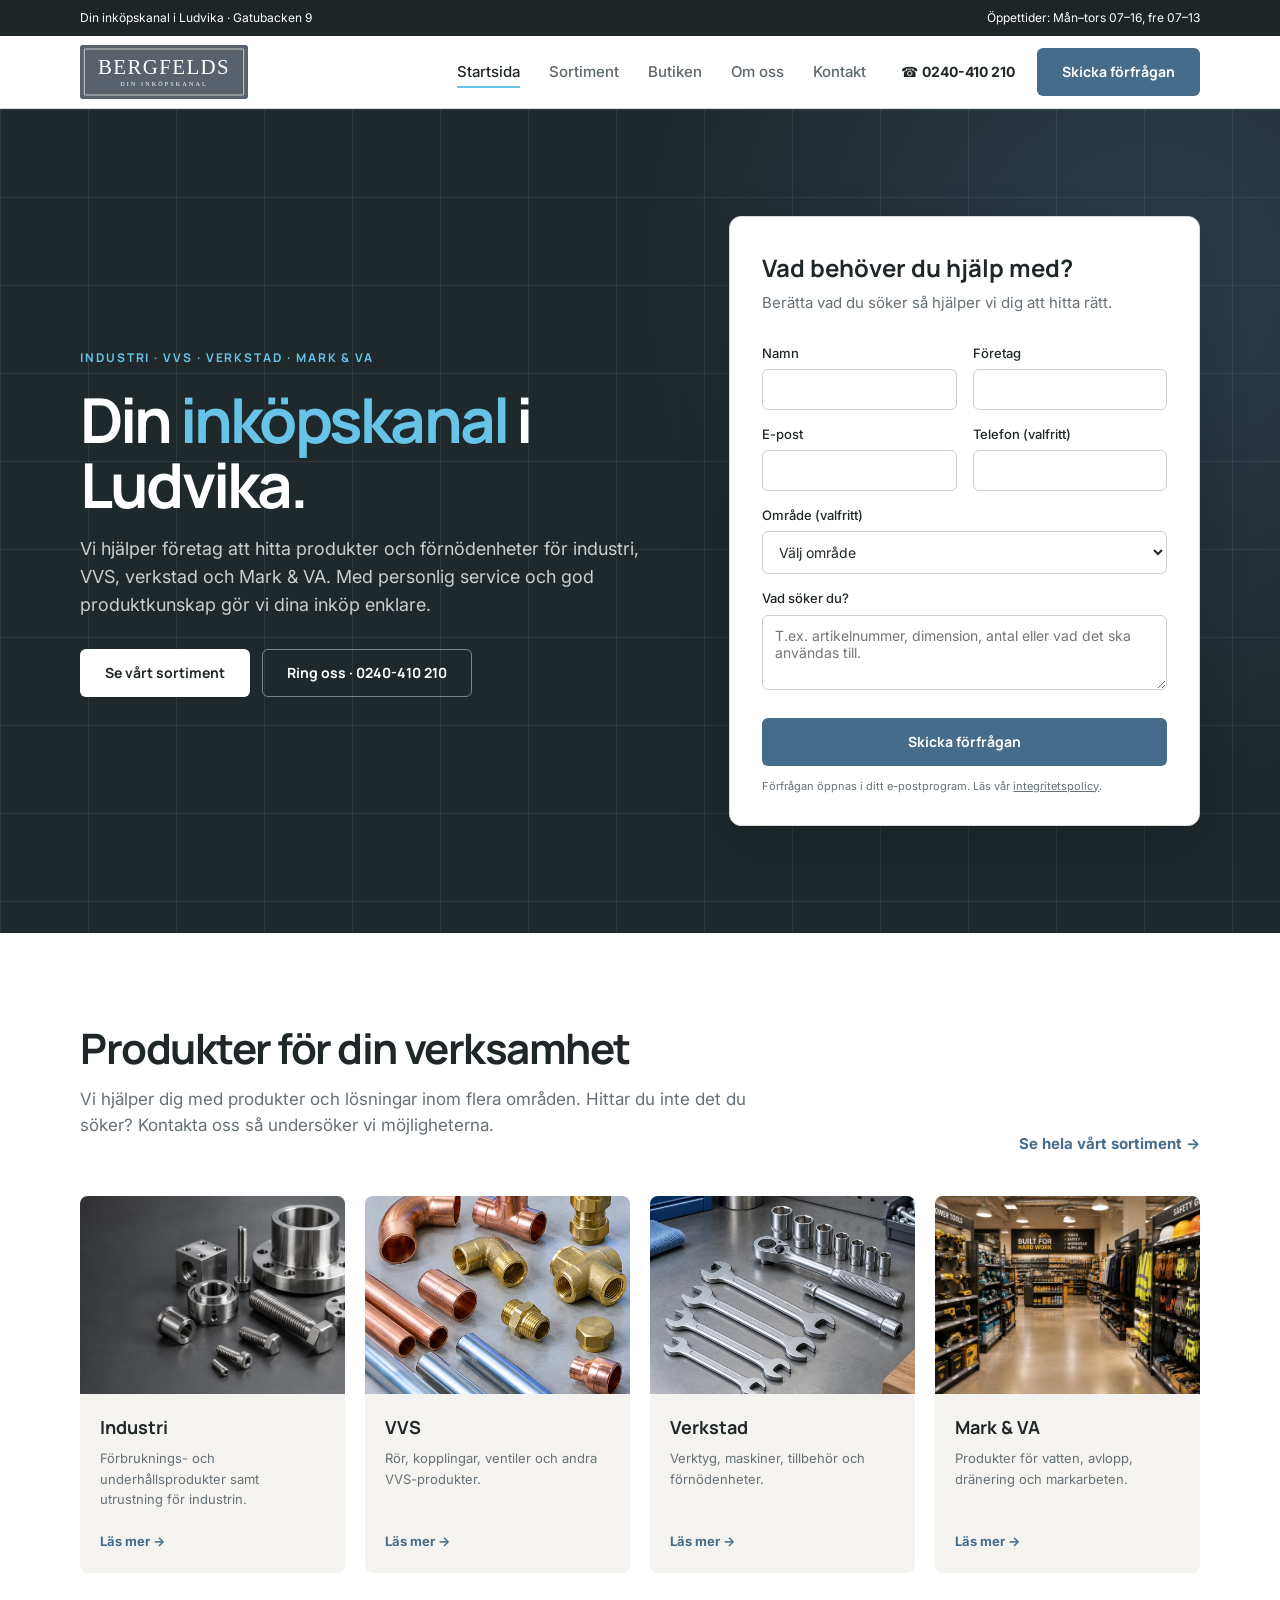
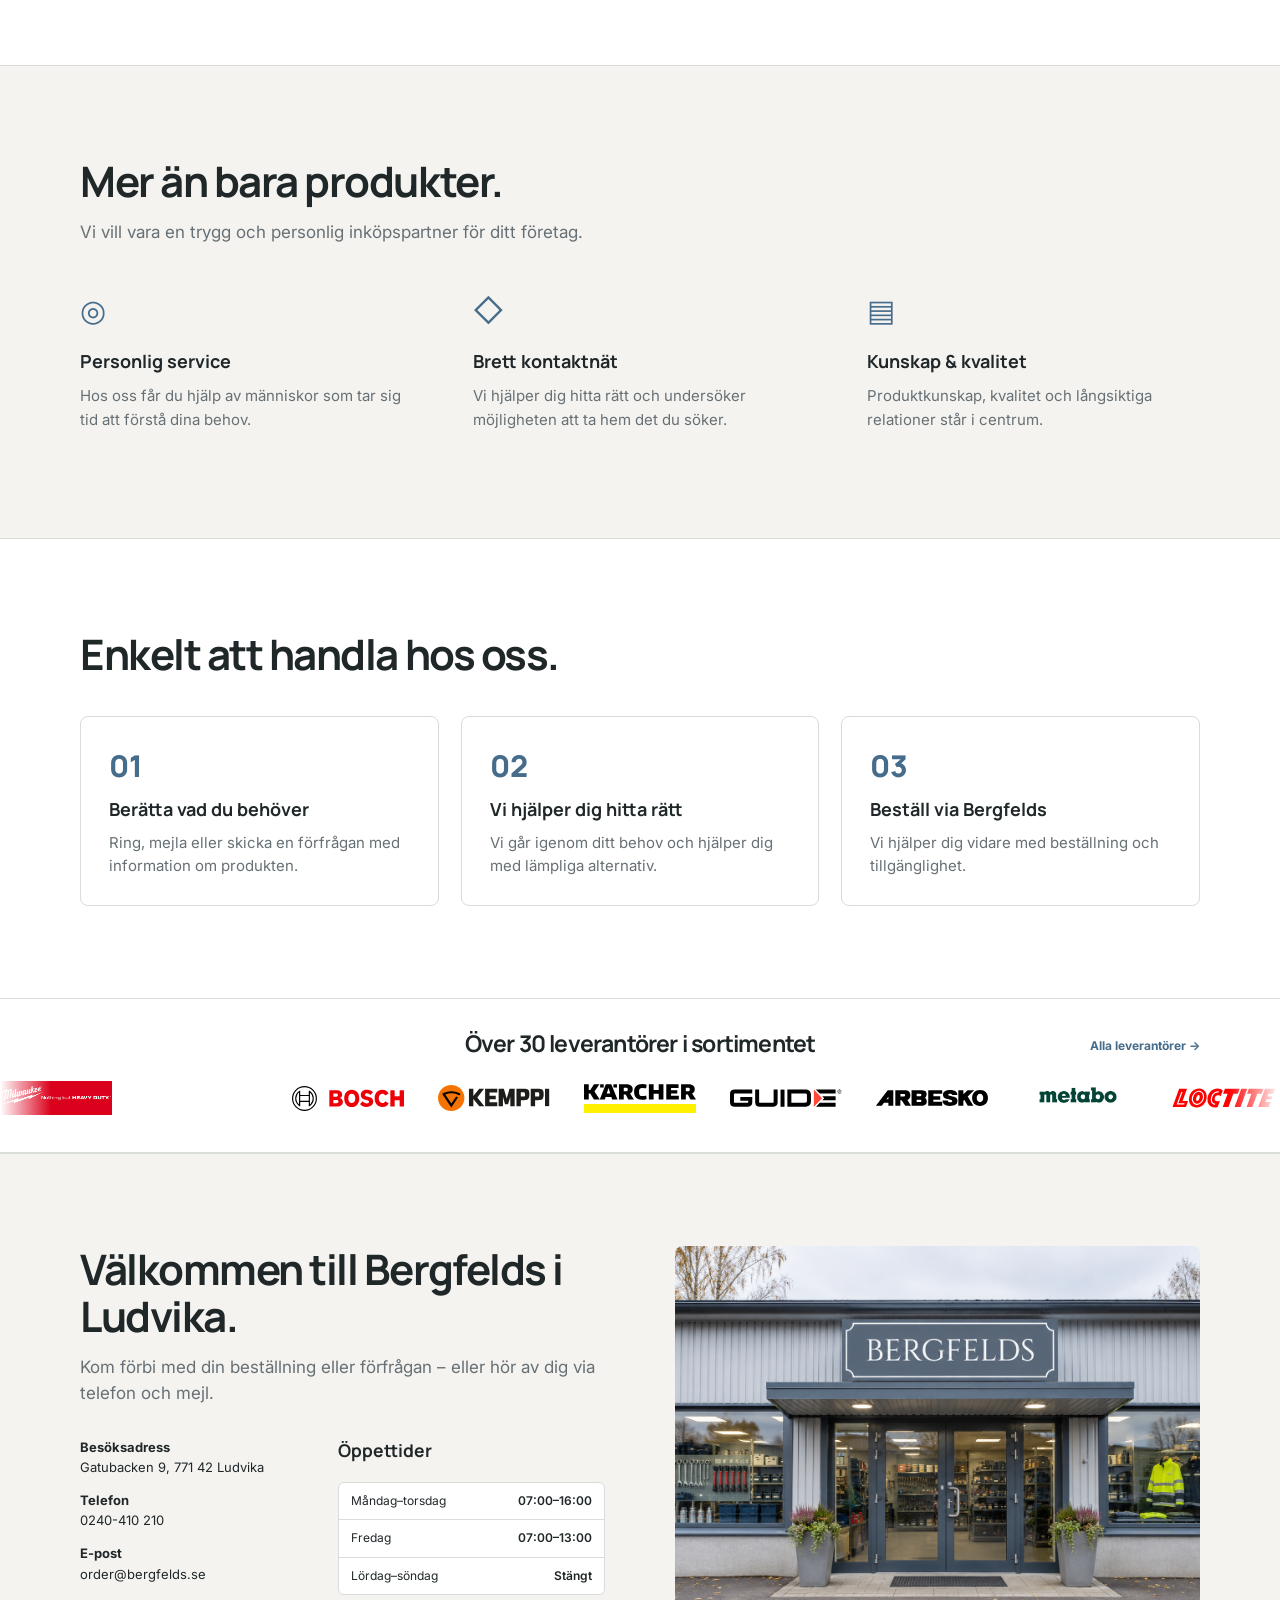
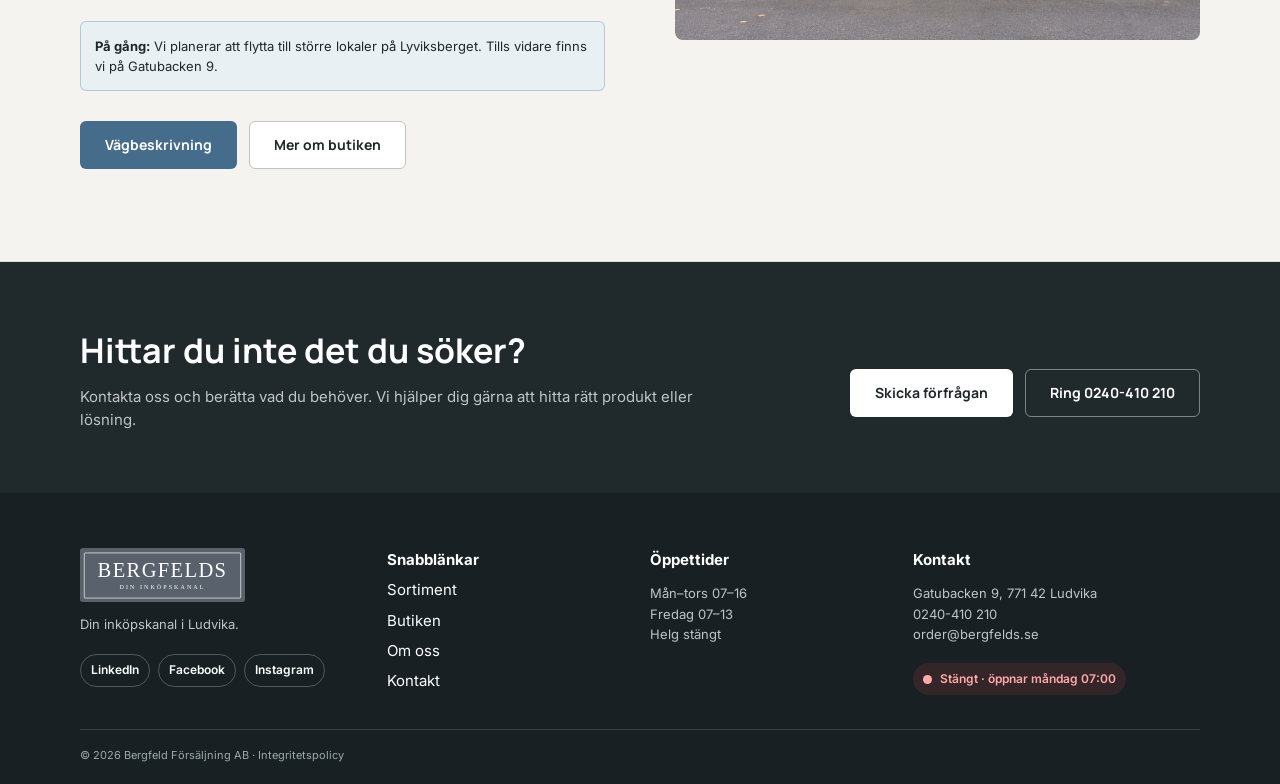
<file: index.html>
<!doctype html>
<html lang="sv">
  <head>
    <meta charset="utf-8" />
    <meta name="viewport" content="width=device-width,initial-scale=1" />
    <meta name="robots" content="index,follow" />
    <meta
      name="description"
      content="Bergfelds i Ludvika hjälper företag med produkter för industri, VVS, verkstad och Mark & VA."
    />
    <title>Bergfelds i Ludvika | Industri, VVS och verkstad</title>
    <link rel="canonical" href="https://samirah90.github.io/Bergfleds-2/" />
    <meta property="og:locale" content="sv_SE" />
    <meta property="og:type" content="website" />
    <meta property="og:site_name" content="Bergfelds" />
    <meta
      property="og:title"
      content="Bergfelds i Ludvika | Industri, VVS och verkstad"
    />
    <meta
      property="og:description"
      content="Personlig service och ett brett sortiment för industri, VVS, verkstad samt Mark &amp; VA i Ludvika."
    />
    <meta
      property="og:url"
      content="https://samirah90.github.io/Bergfleds-2/"
    />
    <meta
      property="og:image"
      content="https://samirah90.github.io/Bergfleds-2/assets/hero.jpg"
    />
    <meta name="twitter:card" content="summary_large_image" />
    <link rel="icon" href="assets/favicon.png" />
    <link rel="preconnect" href="https://fonts.googleapis.com" />
    <link
      rel="stylesheet"
      href="https://fonts.googleapis.com/css2?family=Cormorant+Garamond:wght@500&family=Inter:wght@400;500;600&family=Manrope:wght@600;700;800&display=swap"
    />
    <link rel="stylesheet" href="style.css" />
    <script src="main.js" defer></script>
    <script type="application/ld+json">
      {
        "@context": "https://schema.org",
        "@type": "HardwareStore",
        "name": "Bergfelds",
        "url": "https://samirah90.github.io/Bergfleds-2/",
        "logo": "https://samirah90.github.io/Bergfleds-2/assets/bergfelds-wordmark.svg",
        "image": "https://samirah90.github.io/Bergfleds-2/assets/hero.jpg",
        "telephone": "+46-240-410-210",
        "email": "order@bergfelds.se",
        "address": {
          "@type": "PostalAddress",
          "streetAddress": "Gatubacken 9",
          "postalCode": "771 42",
          "addressLocality": "Ludvika",
          "addressCountry": "SE"
        },
        "openingHoursSpecification": [
          {
            "@type": "OpeningHoursSpecification",
            "dayOfWeek": ["Monday", "Tuesday", "Wednesday", "Thursday"],
            "opens": "07:00",
            "closes": "16:00"
          },
          {
            "@type": "OpeningHoursSpecification",
            "dayOfWeek": "Friday",
            "opens": "07:00",
            "closes": "13:00"
          }
        ]
      }
    </script>
  </head>
  <body>
    <a class="skip-link" href="#innehall">Hoppa till innehållet</a>
    <div class="topbar">
      <div class="container">
        <span>Din inköpskanal i Ludvika · Gatubacken 9</span
        ><a href="butiken.html">Öppettider: Mån–tors 07–16, fre 07–13</a>
      </div>
    </div>
    <header>
      <div class="container nav">
        <a
          class="logo"
          href="index.html"
          aria-label="Bergfelds – till startsidan"
          ><img
            class="brand-image"
            src="assets/bergfelds-wordmark.svg"
            alt="Bergfelds – Din inköpskanal" /></a
        ><button id="menu" aria-label="Öppna meny" aria-expanded="false">
          ☰
        </button>
        <nav aria-label="Huvudmeny">
          <a href="index.html">Startsida</a
          ><a href="sortiment.html">Sortiment</a
          ><a href="butiken.html">Butiken</a
          ><a href="om-bergfelds.html">Om oss</a
          ><a href="kontakta-oss.html">Kontakt</a>
        </nav>
        <a class="phone-link" href="tel:+46240410210"
          >☎ <strong>0240-410 210</strong></a
        ><a class="btn call" href="kontakta-oss.html">Skicka förfrågan</a>
      </div>
    </header>
    <main id="innehall">
      <section class="hero hero-industrial">
        <div class="container hero-grid">
          <div class="hero-copy">
            <em>INDUSTRI · VVS · VERKSTAD · MARK & VA</em>
            <h1>Din <span>inköpskanal</span> i Ludvika.</h1>
            <p>
              Vi hjälper företag att hitta produkter och förnödenheter för
              industri, VVS, verkstad och Mark & VA. Med personlig service och
              god produktkunskap gör vi dina inköp enklare.
            </p>
            <div class="actions">
              <a class="btn light" href="sortiment.html">Se vårt sortiment</a
              ><a class="btn outline" href="tel:+46240410210"
                >Ring oss · 0240-410 210</a
              >
            </div>
          </div>
          <form class="form hero-form" novalidate>
            <h2>Vad behöver du hjälp med?</h2>
            <p>Berätta vad du söker så hjälper vi dig att hitta rätt.</p>
            <div class="cols">
              <label>Namn<input name="name" required /></label
              ><label>Företag<input name="company" required /></label>
            </div>
            <div class="cols">
              <label>E-post<input name="email" type="email" required /></label
              ><label
                >Telefon (valfritt)<input name="phone" type="tel"
              /></label>
            </div>
            <label
              >Område (valfritt)<select name="category">
                <option value="">Välj område</option>
                <option>Industri</option>
                <option>VVS</option>
                <option>Verkstad</option>
                <option>Mark & VA</option>
                <option>Annat</option>
              </select></label
            ><label
              >Vad söker du?<textarea
                name="description"
                rows="3"
                placeholder="T.ex. artikelnummer, dimension, antal eller vad det ska användas till."
                required
              ></textarea></label
            ><output aria-live="polite"></output
            ><button class="btn" type="submit">Skicka förfrågan</button
            ><small
              >Förfrågan öppnas i ditt e-postprogram. Läs vår
              <a href="integritetspolicy.html">integritetspolicy</a>.</small
            >
          </form>
        </div>
      </section>
      <section class="section product-intro">
        <div class="container">
          <div class="section-heading">
            <div>
              <h2>Produkter för din verksamhet</h2>
              <p>
                Vi hjälper dig med produkter och lösningar inom flera områden.
                Hittar du inte det du söker? Kontakta oss så undersöker vi
                möjligheterna.
              </p>
            </div>
            <a href="sortiment.html">Se hela vårt sortiment →</a>
          </div>
          <div class="range-grid four">
            <a class="range-card" href="sortiment.html#industri"
              ><img src="assets/industry.jpg" alt="Industri" />
              <div>
                <h3>Industri</h3>
                <p>
                  Förbruknings- och underhållsprodukter samt utrustning för
                  industrin.
                </p>
                <b>Läs mer →</b>
              </div></a
            ><a class="range-card" href="sortiment.html#vvs"
              ><img src="assets/plumbing.jpg" alt="VVS" />
              <div>
                <h3>VVS</h3>
                <p>Rör, kopplingar, ventiler och andra VVS-produkter.</p>
                <b>Läs mer →</b>
              </div></a
            ><a class="range-card" href="sortiment.html#verkstad"
              ><img src="assets/workshop.jpg" alt="Verkstad" />
              <div>
                <h3>Verkstad</h3>
                <p>Verktyg, maskiner, tillbehör och förnödenheter.</p>
                <b>Läs mer →</b>
              </div></a
            ><a class="range-card" href="sortiment.html"
              ><img src="assets/hero.jpg" alt="Mark och VA" />
              <div>
                <h3>Mark & VA</h3>
                <p>Produkter för vatten, avlopp, dränering och markarbeten.</p>
                <b>Läs mer →</b>
              </div></a
            >
          </div>
        </div>
      </section>
      <section class="section muted-section">
        <div class="container">
          <h2>Mer än bara produkter.</h2>
          <p class="lead">
            Vi vill vara en trygg och personlig inköpspartner för ditt företag.
          </p>
          <div class="benefit-row">
            <article>
              <span>◎</span>
              <h3>Personlig service</h3>
              <p>
                Hos oss får du hjälp av människor som tar sig tid att förstå
                dina behov.
              </p>
            </article>
            <article>
              <span>◇</span>
              <h3>Brett kontaktnät</h3>
              <p>
                Vi hjälper dig hitta rätt och undersöker möjligheten att ta hem
                det du söker.
              </p>
            </article>
            <article>
              <span>▤</span>
              <h3>Kunskap & kvalitet</h3>
              <p>
                Produktkunskap, kvalitet och långsiktiga relationer står i
                centrum.
              </p>
            </article>
          </div>
        </div>
      </section>
      <section class="section process">
        <div class="container">
          <h2>Enkelt att handla hos oss.</h2>
          <ol class="steps">
            <li>
              <span>01</span>
              <h3>Berätta vad du behöver</h3>
              <p>
                Ring, mejla eller skicka en förfrågan med information om
                produkten.
              </p>
            </li>
            <li>
              <span>02</span>
              <h3>Vi hjälper dig hitta rätt</h3>
              <p>
                Vi går igenom ditt behov och hjälper dig med lämpliga
                alternativ.
              </p>
            </li>
            <li>
              <span>03</span>
              <h3>Beställ via Bergfelds</h3>
              <p>Vi hjälper dig vidare med beställning och tillgänglighet.</p>
            </li>
          </ol>
        </div>
      </section>
      <section class="marquee-section">
        <div class="container supplier-heading">
          <div>
            <h2>Över 30 leverantörer i sortimentet</h2>
            <a class="all-suppliers-link" href="sortiment.html#leverantorer"
              >Alla leverantörer →</a
            >
          </div>
        </div>
        <div class="supplier-marquee" aria-label="Leverantörer">
          <div class="supplier-track"></div>
        </div>
      </section>
      <section class="section muted-section visit-section">
        <div class="container visit-grid">
          <div>
            <h2>Välkommen till Bergfelds i Ludvika.</h2>
            <p class="lead">
              Kom förbi med din beställning eller förfrågan – eller hör av dig
              via telefon och mejl.
            </p>
            <div class="visit-details">
              <div>
                <p><b>Besöksadress</b><br />Gatubacken 9, 771 42 Ludvika</p>
                <p>
                  <b>Telefon</b><br /><a href="tel:+46240410210"
                    >0240-410 210</a
                  >
                </p>
                <p>
                  <b>E-post</b><br /><a href="mailto:order@bergfelds.se"
                    >order@bergfelds.se</a
                  >
                </p>
              </div>
              <div>
                <h3>Öppettider</h3>
                <dl>
                  <div>
                    <dt>Måndag–torsdag</dt>
                    <dd>07:00–16:00</dd>
                  </div>
                  <div>
                    <dt>Fredag</dt>
                    <dd>07:00–13:00</dd>
                  </div>
                  <div>
                    <dt>Lördag–söndag</dt>
                    <dd>Stängt</dd>
                  </div>
                </dl>
              </div>
            </div>
            <div class="info-note">
              <b>På gång:</b> Vi planerar att flytta till större lokaler på
              Lyviksberget. Tills vidare finns vi på Gatubacken 9.
            </div>
            <div class="actions">
              <a
                class="btn"
                target="_blank"
                rel="noreferrer"
                href="https://www.google.com/maps/search/?api=1&query=Gatubacken+9+771+42+Ludvika"
                >Vägbeskrivning</a
              ><a class="btn secondary" href="butiken.html">Mer om butiken</a>
            </div>
          </div>
          <img
            class="visit-photo"
            src="assets/bergfelds-shop-placeholder.png"
            alt="Bergfelds butik i Ludvika"
          />
        </div>
      </section>
      <section class="final-cta">
        <div class="container">
          <div>
            <h2>Hittar du inte det du söker?</h2>
            <p>
              Kontakta oss och berätta vad du behöver. Vi hjälper dig gärna att
              hitta rätt produkt eller lösning.
            </p>
          </div>
          <div class="actions">
            <a class="btn light" href="kontakta-oss.html">Skicka förfrågan</a
            ><a class="btn outline" href="tel:+46240410210"
              >Ring 0240-410 210</a
            >
          </div>
        </div>
      </section>
    </main>
    <footer>
      <div class="container footer4">
        <div>
          <a class="logo" href="index.html"
            ><img
              class="brand-image footer-brand"
              src="assets/bergfelds-wordmark.svg"
              alt="Bergfelds"
          /></a>
          <p>Din inköpskanal i Ludvika.</p>
          <nav class="social-links" aria-label="Sociala medier">
            <a
              href="https://www.linkedin.com/company/bergfeld-f%C3%B6rs%C3%A4ljning-ab/posts/?feedView=all"
              target="_blank"
              rel="noopener noreferrer"
              >LinkedIn</a
            >
            <a
              href="https://www.facebook.com/profile.php?id=61582548335301"
              target="_blank"
              rel="noopener noreferrer"
              >Facebook</a
            >
            <a
              href="https://www.instagram.com/bergfeldsab/"
              target="_blank"
              rel="noopener noreferrer"
              >Instagram</a
            >
          </nav>
        </div>
        <div>
          <b>Snabblänkar</b><a href="sortiment.html">Sortiment</a
          ><a href="butiken.html">Butiken</a
          ><a href="om-bergfelds.html">Om oss</a
          ><a href="kontakta-oss.html">Kontakt</a>
        </div>
        <div>
          <b>Öppettider</b>
          <p>Mån–tors 07–16<br />Fredag 07–13<br />Helg stängt</p>
        </div>
        <div>
          <b>Kontakt</b>
          <p>
            Gatubacken 9, 771 42 Ludvika<br /><a href="tel:+46240410210"
              >0240-410 210</a
            ><br /><a href="mailto:order@bergfelds.se">order@bergfelds.se</a>
          </p>
          <div class="opening-status" data-opening-status>
            <span class="status-dot"></span
            ><span class="status-text">Kontrollerar öppettider…</span>
          </div>
        </div>
      </div>
      <div class="container copy">
        © <span data-year>2026</span> Bergfeld Försäljning AB ·
        <a href="integritetspolicy.html">Integritetspolicy</a>
      </div>
    </footer>
  </body>
</html>
</file>
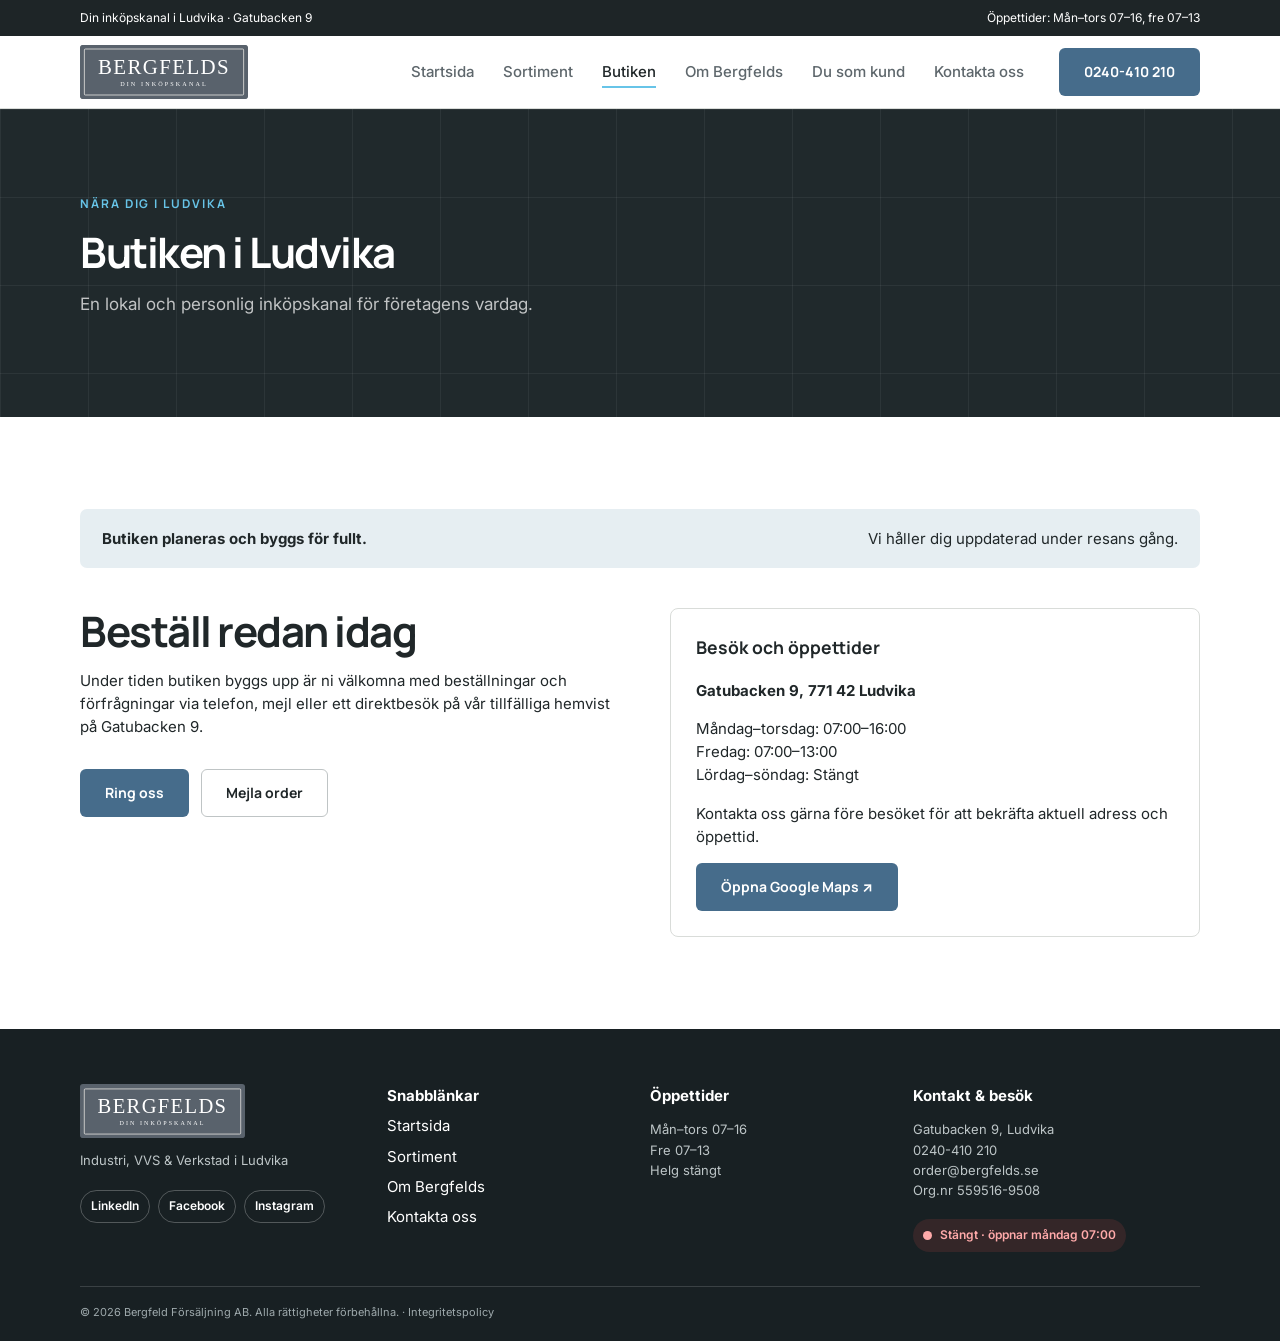
<file: butiken.html>
<!doctype html>
<html lang="sv">
  <head>
    <meta charset="utf-8" />
    <meta name="viewport" content="width=device-width,initial-scale=1" />
    <meta name="robots" content="index,follow" />
    <meta
      name="description"
      content="Besök Bergfelds butik på Gatubacken 9 i Ludvika. Se öppettider, adress och kontaktuppgifter."
    />
    <title>Butik och öppettider i Ludvika | Bergfelds</title>
    <link
      rel="canonical"
      href="https://samirah90.github.io/Bergfleds-2/butiken.html"
    />
    <meta property="og:locale" content="sv_SE" />
    <meta property="og:type" content="website" />
    <meta property="og:site_name" content="Bergfelds" />
    <meta
      property="og:title"
      content="Butik och öppettider i Ludvika | Bergfelds"
    />
    <meta
      property="og:description"
      content="Besök Bergfelds butik på Gatubacken 9 i Ludvika. Se öppettider, adress och kontaktuppgifter."
    />
    <meta
      property="og:url"
      content="https://samirah90.github.io/Bergfleds-2/butiken.html"
    />
    <meta
      property="og:image"
      content="https://samirah90.github.io/Bergfleds-2/assets/bergfelds-shop-placeholder.png"
    />
    <meta name="twitter:card" content="summary_large_image" />
    <link rel="icon" href="assets/favicon.png" type="image/png" />
    <link
      rel="stylesheet"
      href="https://fonts.googleapis.com/css2?family=Schibsted+Grotesk:wght@400;600;700&display=swap"
    />
    <link rel="stylesheet" href="style.css" />
    <script src="main.js" defer></script>
  </head>
  <body>
    <a class="skip-link" href="#innehall">Hoppa till innehållet</a>
    <header>
      <div class="container nav">
        <a class="logo" href="index.html" aria-label="Bergfelds startsida"
          ><img
            class="brand-image"
            src="assets/bergfelds-wordmark.svg"
            alt="Bergfelds – Industri, VVS och Verkstad" /></a
        ><button
          id="menu"
          type="button"
          aria-label="Öppna meny"
          aria-expanded="false"
        >
          ☰
        </button>
        <nav aria-label="Huvudmeny">
          <a href="index.html">Startsida</a
          ><a href="sortiment.html">Sortiment</a
          ><a href="butiken.html">Butiken</a
          ><a href="om-bergfelds.html">Om Bergfelds</a
          ><a href="du-som-kund.html">Du som kund</a
          ><a href="kontakta-oss.html">Kontakta oss</a>
        </nav>
        <a class="btn call" href="tel:+46240410210">0240-410 210</a
        ><a class="mail" href="mailto:order@bergfelds.se">✉</a>
      </div>
    </header>
    <main id="innehall">
      <section class="page-hero">
        <div class="container">
          <em>NÄRA DIG I LUDVIKA</em>
          <h1>Butiken i Ludvika</h1>
          <p>En lokal och personlig inköpskanal för företagens vardag.</p>
        </div>
      </section>
      <section class="section">
        <div class="container">
          <div class="banner">
            <b>Butiken planeras och byggs för fullt.</b
            ><span>Vi håller dig uppdaterad under resans gång.</span>
          </div>
          <div class="split shop">
            <div>
              <h2>Beställ redan idag</h2>
              <p>
                Under tiden butiken byggs upp är ni välkomna med beställningar
                och förfrågningar via telefon, mejl eller ett direktbesök på vår
                tillfälliga hemvist på Gatubacken 9.
              </p>
              <div class="actions">
                <a class="btn" href="tel:+46240410210">Ring oss</a
                ><a class="btn secondary" href="mailto:order@bergfelds.se"
                  >Mejla order</a
                >
              </div>
            </div>
            <div class="status-card">
              <h3>Besök och öppettider</h3>
              <p><b>Gatubacken 9, 771 42 Ludvika</b></p>
              <p>
                Måndag–torsdag: 07:00–16:00<br />Fredag: 07:00–13:00<br />Lördag–söndag:
                Stängt
              </p>
              <p class="muted">
                Kontakta oss gärna före besöket för att bekräfta aktuell adress
                och öppettid.
              </p>
              <a
                class="btn"
                target="_blank"
                rel="noreferrer"
                href="https://www.google.com/maps/search/?api=1&query=Gatubacken+9+771+42+Ludvika"
                >Öppna Google Maps ↗</a
              >
            </div>
          </div>
        </div>
      </section>
    </main>
    <footer>
      <div class="container footer4">
        <div>
          <a class="logo" href="index.html" aria-label="Bergfelds startsida"
            ><img
              class="brand-image footer-brand"
              src="assets/bergfelds-wordmark.svg"
              alt="Bergfelds – Industri, VVS och Verkstad"
          /></a>
          <p>Industri, VVS & Verkstad i Ludvika</p>
          <nav class="social-links" aria-label="Sociala medier">
            <a
              href="https://www.linkedin.com/company/bergfeld-f%C3%B6rs%C3%A4ljning-ab/posts/?feedView=all"
              target="_blank"
              rel="noopener noreferrer"
              >LinkedIn</a
            >
            <a
              href="https://www.facebook.com/profile.php?id=61582548335301"
              target="_blank"
              rel="noopener noreferrer"
              >Facebook</a
            >
            <a
              href="https://www.instagram.com/bergfeldsab/"
              target="_blank"
              rel="noopener noreferrer"
              >Instagram</a
            >
          </nav>
        </div>
        <div>
          <b>Snabblänkar</b><a href="index.html">Startsida</a
          ><a href="sortiment.html">Sortiment</a
          ><a href="om-bergfelds.html">Om Bergfelds</a
          ><a href="kontakta-oss.html">Kontakta oss</a>
        </div>
        <div>
          <b>Öppettider</b>
          <p>Mån–tors 07–16<br />Fre 07–13<br />Helg stängt</p>
        </div>
        <div>
          <b>Kontakt & besök</b>
          <p>
            Gatubacken 9, Ludvika<br /><a href="tel:+46240410210"
              >0240-410 210</a
            ><br /><a href="mailto:order@bergfelds.se">order@bergfelds.se</a
            ><br />Org.nr 559516-9508
          </p>
          <div class="opening-status" data-opening-status aria-live="polite">
            <span class="status-dot"></span
            ><span class="status-text">Kontrollerar öppettider…</span>
          </div>
        </div>
      </div>
      <div class="container copy">
        © <span data-year>2026</span> Bergfeld Försäljning AB. Alla rättigheter
        förbehållna. · <a href="integritetspolicy.html">Integritetspolicy</a>
      </div>
    </footer>
  </body>
</html>
</file>
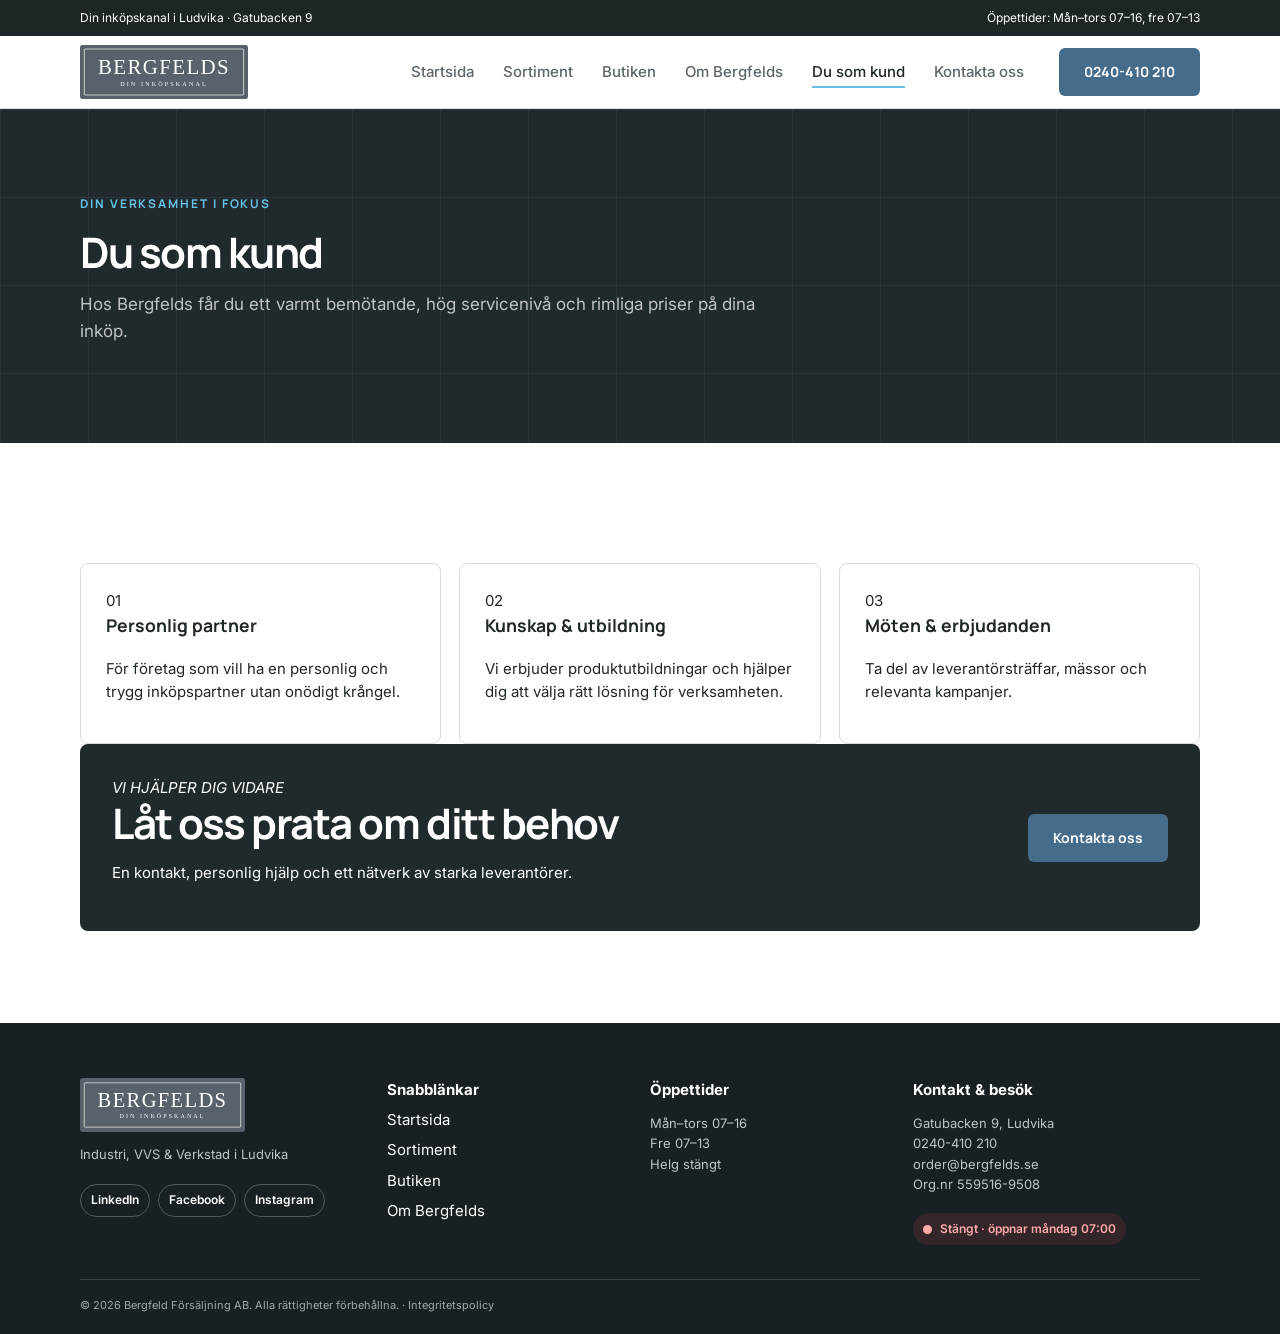
<file: du-som-kund.html>
<!doctype html>
<html lang="sv">
  <head>
    <meta charset="utf-8" />
    <meta name="viewport" content="width=device-width,initial-scale=1" />
    <meta name="robots" content="index,follow" />
    <meta
      name="description"
      content="Som kund hos Bergfelds får du personlig service, produktkunskap och hjälp att hitta rätt lösning för verksamheten."
    />
    <title>För dig som företagskund | Bergfelds Ludvika</title>
    <link
      rel="canonical"
      href="https://samirah90.github.io/Bergfleds-2/du-som-kund.html"
    />
    <meta property="og:locale" content="sv_SE" />
    <meta property="og:type" content="website" />
    <meta property="og:site_name" content="Bergfelds" />
    <meta
      property="og:title"
      content="För dig som företagskund | Bergfelds Ludvika"
    />
    <meta
      property="og:description"
      content="Personlig service, produktkunskap och rätt lösning för din verksamhet."
    />
    <meta
      property="og:url"
      content="https://samirah90.github.io/Bergfleds-2/du-som-kund.html"
    />
    <meta
      property="og:image"
      content="https://samirah90.github.io/Bergfleds-2/assets/hero.jpg"
    />
    <meta name="twitter:card" content="summary_large_image" />
    <link rel="icon" href="assets/favicon.png" type="image/png" />
    <link
      rel="stylesheet"
      href="https://fonts.googleapis.com/css2?family=Schibsted+Grotesk:wght@400;600;700&display=swap"
    />
    <link rel="stylesheet" href="style.css" />
    <script src="main.js" defer></script>
  </head>
  <body>
    <a class="skip-link" href="#innehall">Hoppa till innehållet</a>
    <header>
      <div class="container nav">
        <a class="logo" href="index.html" aria-label="Bergfelds startsida"
          ><img
            class="brand-image"
            src="assets/bergfelds-wordmark.svg"
            alt="Bergfelds – Industri, VVS och Verkstad" /></a
        ><button
          id="menu"
          type="button"
          aria-label="Öppna meny"
          aria-expanded="false"
        >
          ☰
        </button>
        <nav aria-label="Huvudmeny">
          <a href="index.html">Startsida</a
          ><a href="sortiment.html">Sortiment</a
          ><a href="butiken.html">Butiken</a
          ><a href="om-bergfelds.html">Om Bergfelds</a
          ><a href="du-som-kund.html">Du som kund</a
          ><a href="kontakta-oss.html">Kontakta oss</a>
        </nav>
        <a class="btn call" href="tel:+46240410210">0240-410 210</a
        ><a class="mail" href="mailto:order@bergfelds.se">✉</a>
      </div>
    </header>
    <main id="innehall">
      <section class="page-hero">
        <div class="container">
          <em>DIN VERKSAMHET I FOKUS</em>
          <h1>Du som kund</h1>
          <p>
            Hos Bergfelds får du ett varmt bemötande, hög servicenivå och
            rimliga priser på dina inköp.
          </p>
        </div>
      </section>
      <section class="section">
        <div class="container">
          <div class="benefits">
            <article>
              <span>01</span>
              <h3>Personlig partner</h3>
              <p>
                För företag som vill ha en personlig och trygg inköpspartner
                utan onödigt krångel.
              </p>
            </article>
            <article>
              <span>02</span>
              <h3>Kunskap & utbildning</h3>
              <p>
                Vi erbjuder produktutbildningar och hjälper dig att välja rätt
                lösning för verksamheten.
              </p>
            </article>
            <article>
              <span>03</span>
              <h3>Möten & erbjudanden</h3>
              <p>
                Ta del av leverantörsträffar, mässor och relevanta kampanjer.
              </p>
            </article>
          </div>
          <div class="cta">
            <div>
              <em>VI HJÄLPER DIG VIDARE</em>
              <h2>Låt oss prata om ditt behov</h2>
              <p>
                En kontakt, personlig hjälp och ett nätverk av starka
                leverantörer.
              </p>
            </div>
            <a class="btn" href="kontakta-oss.html">Kontakta oss</a>
          </div>
        </div>
      </section>
    </main>
    <footer>
      <div class="container footer4">
        <div>
          <a class="logo" href="index.html" aria-label="Bergfelds startsida"
            ><img
              class="brand-image footer-brand"
              src="assets/bergfelds-wordmark.svg"
              alt="Bergfelds – Industri, VVS och Verkstad"
          /></a>
          <p>Industri, VVS & Verkstad i Ludvika</p>
          <nav class="social-links" aria-label="Sociala medier">
            <a
              href="https://www.linkedin.com/company/bergfeld-f%C3%B6rs%C3%A4ljning-ab/posts/?feedView=all"
              target="_blank"
              rel="noopener noreferrer"
              >LinkedIn</a
            >
            <a
              href="https://www.facebook.com/profile.php?id=61582548335301"
              target="_blank"
              rel="noopener noreferrer"
              >Facebook</a
            >
            <a
              href="https://www.instagram.com/bergfeldsab/"
              target="_blank"
              rel="noopener noreferrer"
              >Instagram</a
            >
          </nav>
        </div>
        <div>
          <b>Snabblänkar</b><a href="index.html">Startsida</a
          ><a href="sortiment.html">Sortiment</a
          ><a href="butiken.html">Butiken</a
          ><a href="om-bergfelds.html">Om Bergfelds</a>
        </div>
        <div>
          <b>Öppettider</b>
          <p>Mån–tors 07–16<br />Fre 07–13<br />Helg stängt</p>
        </div>
        <div>
          <b>Kontakt & besök</b>
          <p>
            Gatubacken 9, Ludvika<br /><a href="tel:+46240410210"
              >0240-410 210</a
            ><br /><a href="mailto:order@bergfelds.se">order@bergfelds.se</a
            ><br />Org.nr 559516-9508
          </p>
          <div class="opening-status" data-opening-status aria-live="polite">
            <span class="status-dot"></span
            ><span class="status-text">Kontrollerar öppettider…</span>
          </div>
        </div>
      </div>
      <div class="container copy">
        © <span data-year>2026</span> Bergfeld Försäljning AB. Alla rättigheter
        förbehållna. · <a href="integritetspolicy.html">Integritetspolicy</a>
      </div>
    </footer>
  </body>
</html>
</file>
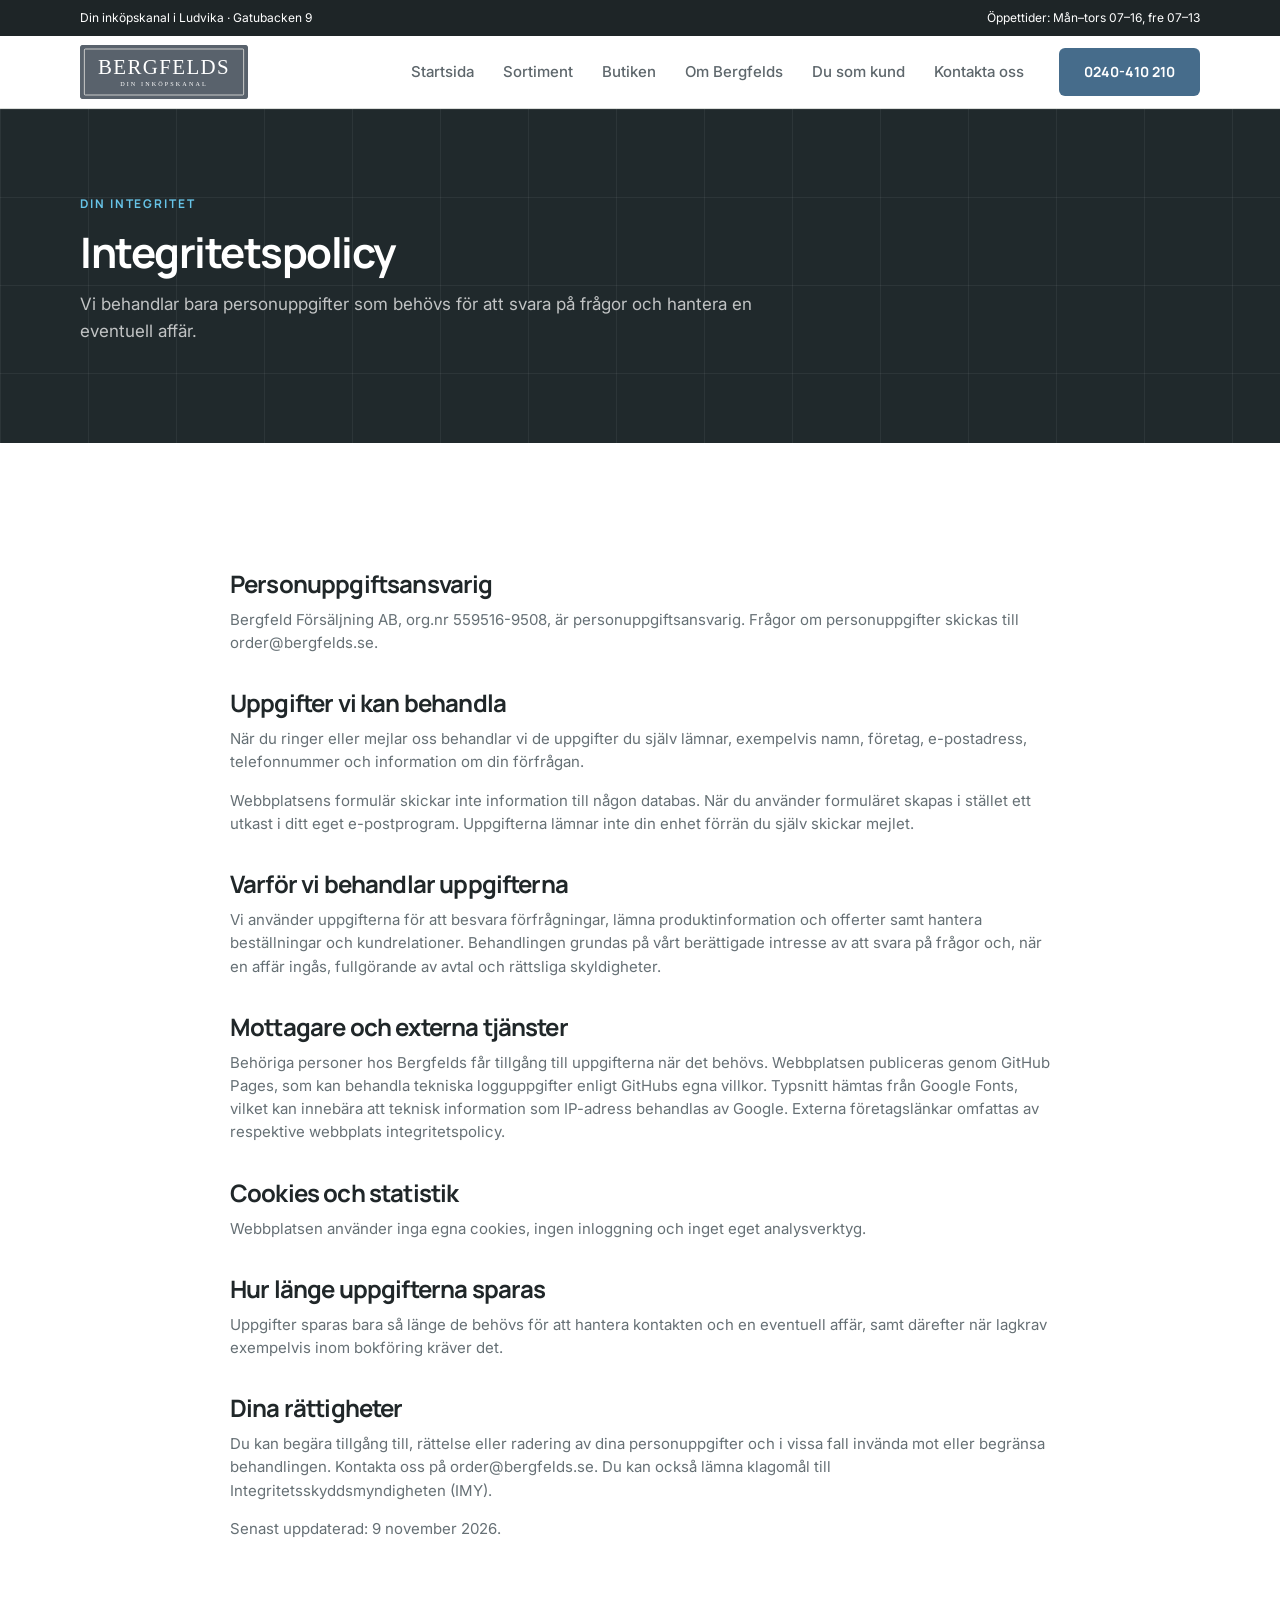
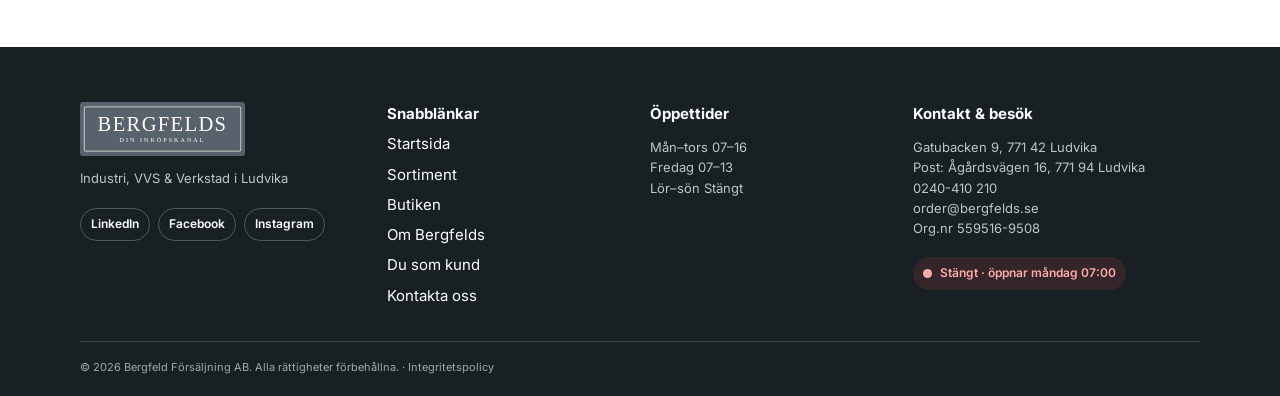
<file: integritetspolicy.html>
<!doctype html>
<html lang="sv">
  <head>
    <meta charset="utf-8" />
    <meta name="viewport" content="width=device-width,initial-scale=1" />
    <meta name="robots" content="index,follow" />
    <meta
      name="description"
      content="Integritetspolicy för Bergfeld Försäljning AB."
    />
    <title>Integritetspolicy | Bergfelds</title>
    <link
      rel="canonical"
      href="https://samirah90.github.io/Bergfleds-2/integritetspolicy.html"
    />
    <meta property="og:locale" content="sv_SE" />
    <meta property="og:type" content="article" />
    <meta property="og:site_name" content="Bergfelds" />
    <meta property="og:title" content="Integritetspolicy | Bergfelds" />
    <meta
      property="og:description"
      content="Läs hur Bergfeld Försäljning AB behandlar personuppgifter och vilka rättigheter du har."
    />
    <meta
      property="og:url"
      content="https://samirah90.github.io/Bergfleds-2/integritetspolicy.html"
    />
    <meta
      property="og:image"
      content="https://samirah90.github.io/Bergfleds-2/assets/hero.jpg"
    />
    <meta name="twitter:card" content="summary_large_image" />
    <link rel="icon" href="assets/favicon.png" type="image/png" />
    <link rel="stylesheet" href="style.css" />
    <script src="main.js" defer></script>
  </head>
  <body>
    <a class="skip-link" href="#innehall">Hoppa till innehållet</a>
    <header>
      <div class="container nav">
        <a class="logo" href="index.html" aria-label="Bergfelds startsida"
          ><img
            class="brand-image"
            src="assets/bergfelds-wordmark.svg"
            alt="Bergfelds – Industri, VVS och Verkstad" /></a
        ><button
          id="menu"
          type="button"
          aria-label="Öppna meny"
          aria-expanded="false"
        >
          ☰
        </button>
        <nav aria-label="Huvudmeny">
          <a href="index.html">Startsida</a
          ><a href="sortiment.html">Sortiment</a
          ><a href="butiken.html">Butiken</a
          ><a href="om-bergfelds.html">Om Bergfelds</a
          ><a href="du-som-kund.html">Du som kund</a
          ><a href="kontakta-oss.html">Kontakta oss</a>
        </nav>
        <a class="btn call" href="tel:+46240410210">0240-410 210</a
        ><a
          class="mail"
          href="mailto:order@bergfelds.se"
          aria-label="Mejla Bergfelds"
          >✉</a
        >
      </div>
    </header>
    <main id="innehall">
      <section class="page-hero">
        <div class="container">
          <em>DIN INTEGRITET</em>
          <h1>Integritetspolicy</h1>
          <p>
            Vi behandlar bara personuppgifter som behövs för att svara på frågor
            och hantera en eventuell affär.
          </p>
        </div>
      </section>
      <section class="section">
        <div class="container policy-content">
          <h2>Personuppgiftsansvarig</h2>
          <p>
            Bergfeld Försäljning AB, org.nr 559516-9508, är
            personuppgiftsansvarig. Frågor om personuppgifter skickas till
            <a href="mailto:order@bergfelds.se">order@bergfelds.se</a>.
          </p>
          <h2>Uppgifter vi kan behandla</h2>
          <p>
            När du ringer eller mejlar oss behandlar vi de uppgifter du själv
            lämnar, exempelvis namn, företag, e-postadress, telefonnummer och
            information om din förfrågan.
          </p>
          <p>
            Webbplatsens formulär skickar inte information till någon databas.
            När du använder formuläret skapas i stället ett utkast i ditt eget
            e-postprogram. Uppgifterna lämnar inte din enhet förrän du själv
            skickar mejlet.
          </p>
          <h2>Varför vi behandlar uppgifterna</h2>
          <p>
            Vi använder uppgifterna för att besvara förfrågningar, lämna
            produktinformation och offerter samt hantera beställningar och
            kundrelationer. Behandlingen grundas på vårt berättigade intresse av
            att svara på frågor och, när en affär ingås, fullgörande av avtal
            och rättsliga skyldigheter.
          </p>
          <h2>Mottagare och externa tjänster</h2>
          <p>
            Behöriga personer hos Bergfelds får tillgång till uppgifterna när
            det behövs. Webbplatsen publiceras genom GitHub Pages, som kan
            behandla tekniska logguppgifter enligt GitHubs egna villkor.
            Typsnitt hämtas från Google Fonts, vilket kan innebära att teknisk
            information som IP-adress behandlas av Google. Externa
            företagslänkar omfattas av respektive webbplats integritetspolicy.
          </p>
          <h2>Cookies och statistik</h2>
          <p>
            Webbplatsen använder inga egna cookies, ingen inloggning och inget
            eget analysverktyg.
          </p>
          <h2>Hur länge uppgifterna sparas</h2>
          <p>
            Uppgifter sparas bara så länge de behövs för att hantera kontakten
            och en eventuell affär, samt därefter när lagkrav exempelvis inom
            bokföring kräver det.
          </p>
          <h2>Dina rättigheter</h2>
          <p>
            Du kan begära tillgång till, rättelse eller radering av dina
            personuppgifter och i vissa fall invända mot eller begränsa
            behandlingen. Kontakta oss på
            <a href="mailto:order@bergfelds.se">order@bergfelds.se</a>. Du kan
            också lämna klagomål till Integritetsskyddsmyndigheten (IMY).
          </p>
          <p class="policy-updated">Senast uppdaterad: 9 november 2026.</p>
        </div>
      </section>
    </main>
    <footer>
      <div class="container footer4">
        <div>
          <a class="logo" href="index.html"
            ><img
              class="brand-image footer-brand"
              src="assets/bergfelds-wordmark.svg"
              alt="Bergfelds"
          /></a>
          <p>Industri, VVS &amp; Verkstad i Ludvika</p>
          <nav class="social-links" aria-label="Sociala medier">
            <a
              href="https://www.linkedin.com/company/bergfeld-f%C3%B6rs%C3%A4ljning-ab/posts/?feedView=all"
              target="_blank"
              rel="noopener noreferrer"
              >LinkedIn</a
            >
            <a
              href="https://www.facebook.com/profile.php?id=61582548335301"
              target="_blank"
              rel="noopener noreferrer"
              >Facebook</a
            >
            <a
              href="https://www.instagram.com/bergfeldsab/"
              target="_blank"
              rel="noopener noreferrer"
              >Instagram</a
            >
          </nav>
        </div>
        <div>
          <b>Snabblänkar</b><a href="index.html">Startsida</a
          ><a href="sortiment.html">Sortiment</a
          ><a href="butiken.html">Butiken</a
          ><a href="om-bergfelds.html">Om Bergfelds</a
          ><a href="du-som-kund.html">Du som kund</a
          ><a href="kontakta-oss.html">Kontakta oss</a>
        </div>
        <div>
          <b>Öppettider</b>
          <p>Mån–tors 07–16<br />Fredag 07–13<br />Lör–sön Stängt</p>
        </div>
        <div>
          <b>Kontakt &amp; besök</b>
          <p>
            Gatubacken 9, 771 42 Ludvika<br />Post: Ågårdsvägen 16, 771 94
            Ludvika<br /><a href="tel:+46240410210">0240-410 210</a><br /><a
              href="mailto:order@bergfelds.se"
              >order@bergfelds.se</a
            ><br />Org.nr 559516-9508
          </p>
          <div class="opening-status" data-opening-status aria-live="polite">
            <span class="status-dot"></span
            ><span class="status-text">Kontrollerar öppettider…</span>
          </div>
        </div>
      </div>
      <div class="container copy">
        © <span data-year>2026</span> Bergfeld Försäljning AB. Alla rättigheter
        förbehållna. · <a href="integritetspolicy.html">Integritetspolicy</a>
      </div>
    </footer>
  </body>
</html>
</file>
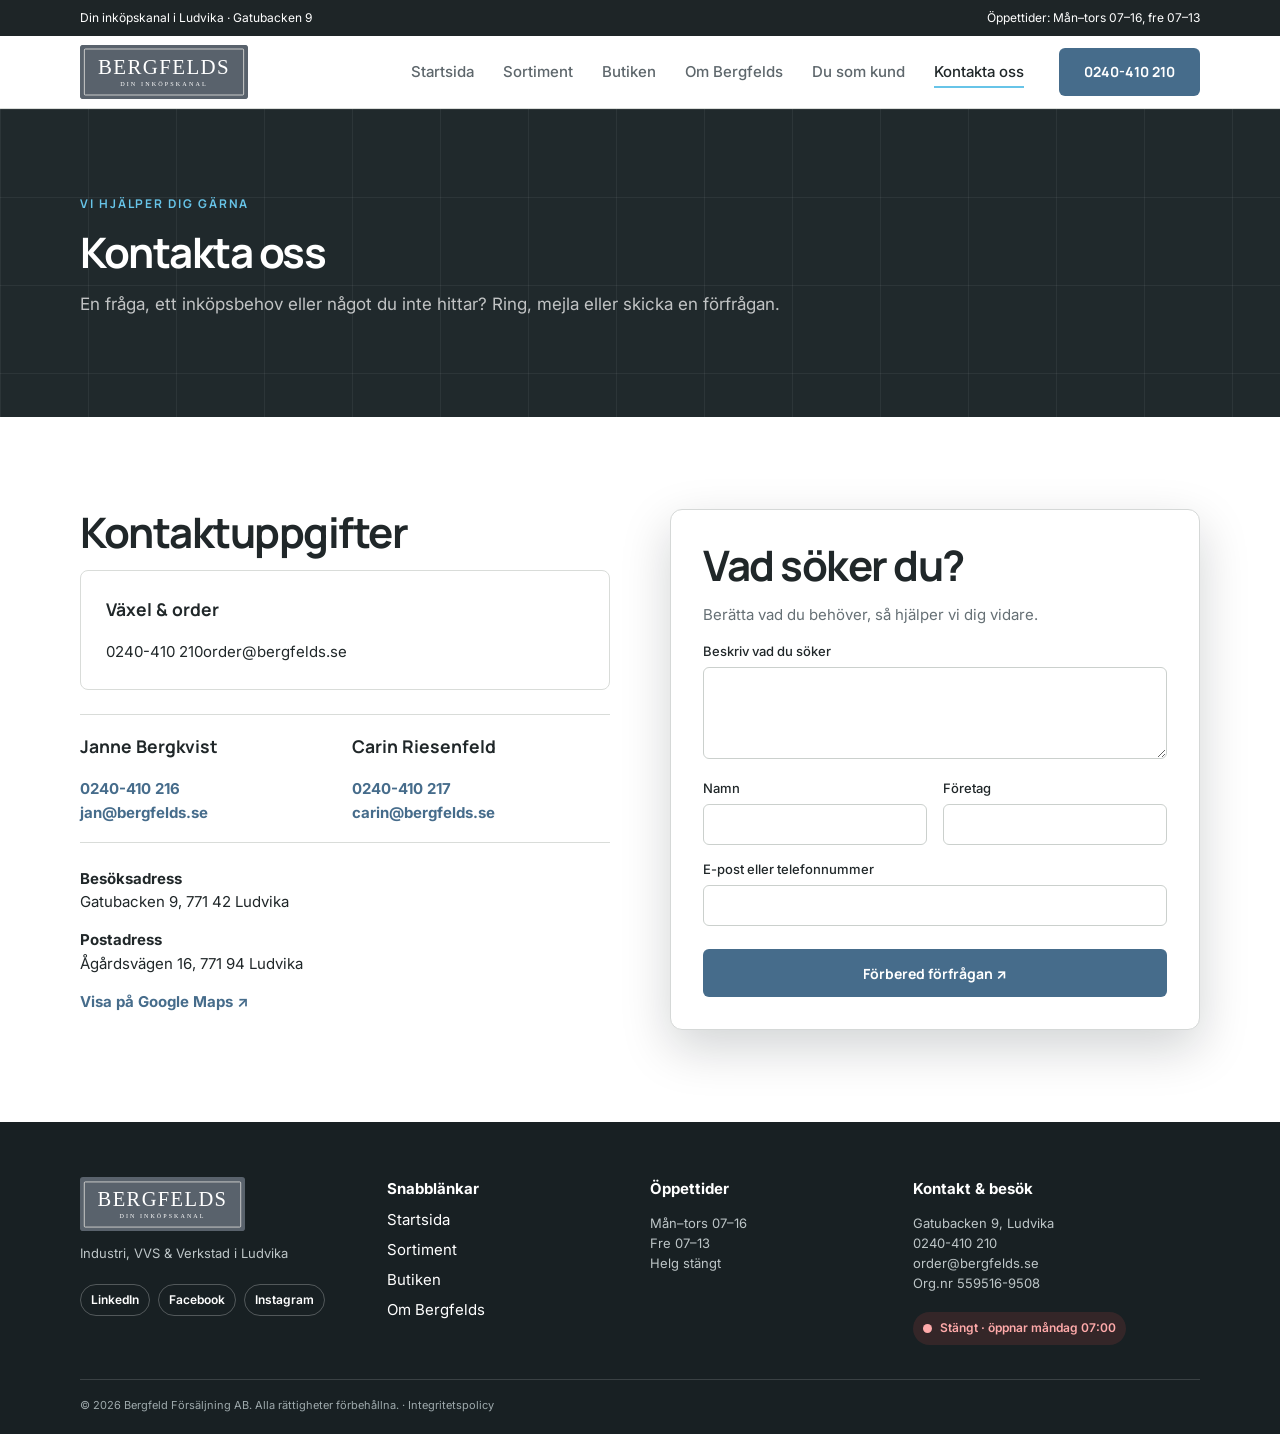
<file: kontakta-oss.html>
<!doctype html>
<html lang="sv">
  <head>
    <meta charset="utf-8" />
    <meta name="viewport" content="width=device-width,initial-scale=1" />
    <meta name="robots" content="index,follow" />
    <meta
      name="description"
      content="Kontakta Bergfelds i Ludvika för order, produktfrågor och rådgivning inom industri, VVS och verkstad."
    />
    <title>Kontakta Bergfelds i Ludvika | Order och rådgivning</title>
    <link
      rel="canonical"
      href="https://samirah90.github.io/Bergfleds-2/kontakta-oss.html"
    />
    <meta property="og:locale" content="sv_SE" />
    <meta property="og:type" content="website" />
    <meta property="og:site_name" content="Bergfelds" />
    <meta property="og:title" content="Kontakta Bergfelds i Ludvika" />
    <meta
      property="og:description"
      content="Kontakta oss för order, produktfrågor och rådgivning inom industri, VVS och verkstad."
    />
    <meta
      property="og:url"
      content="https://samirah90.github.io/Bergfleds-2/kontakta-oss.html"
    />
    <meta
      property="og:image"
      content="https://samirah90.github.io/Bergfleds-2/assets/hero.jpg"
    />
    <meta name="twitter:card" content="summary_large_image" />
    <link rel="icon" href="assets/favicon.png" type="image/png" />
    <link
      rel="stylesheet"
      href="https://fonts.googleapis.com/css2?family=Schibsted+Grotesk:wght@400;600;700&display=swap"
    />
    <link rel="stylesheet" href="style.css" />
    <script src="main.js" defer></script>
  </head>
  <body>
    <a class="skip-link" href="#innehall">Hoppa till innehållet</a>
    <header>
      <div class="container nav">
        <a class="logo" href="index.html" aria-label="Bergfelds startsida"
          ><img
            class="brand-image"
            src="assets/bergfelds-wordmark.svg"
            alt="Bergfelds – Industri, VVS och Verkstad" /></a
        ><button
          id="menu"
          type="button"
          aria-label="Öppna meny"
          aria-expanded="false"
        >
          ☰
        </button>
        <nav aria-label="Huvudmeny">
          <a href="index.html">Startsida</a
          ><a href="sortiment.html">Sortiment</a
          ><a href="butiken.html">Butiken</a
          ><a href="om-bergfelds.html">Om Bergfelds</a
          ><a href="du-som-kund.html">Du som kund</a
          ><a href="kontakta-oss.html">Kontakta oss</a>
        </nav>
        <a class="btn call" href="tel:+46240410210">0240-410 210</a
        ><a class="mail" href="mailto:order@bergfelds.se">✉</a>
      </div>
    </header>
    <main id="innehall">
      <section class="page-hero">
        <div class="container">
          <em>VI HJÄLPER DIG GÄRNA</em>
          <h1>Kontakta oss</h1>
          <p>
            En fråga, ett inköpsbehov eller något du inte hittar? Ring, mejla
            eller skicka en förfrågan.
          </p>
        </div>
      </section>
      <section class="section">
        <div class="container contact">
          <div>
            <h2>Kontaktuppgifter</h2>
            <div class="contact-card">
              <h3>Växel & order</h3>
              <a href="tel:+46240410210">0240-410 210</a
              ><a href="mailto:order@bergfelds.se">order@bergfelds.se</a>
            </div>
            <div class="people">
              <div>
                <h3>Janne Bergkvist</h3>
                <a href="tel:+46240410216">0240-410 216</a><br /><a
                  href="mailto:jan@bergfelds.se"
                  >jan@bergfelds.se</a
                >
              </div>
              <div>
                <h3>Carin Riesenfeld</h3>
                <a href="tel:+46240410217">0240-410 217</a><br /><a
                  href="mailto:carin@bergfelds.se"
                  >carin@bergfelds.se</a
                >
              </div>
            </div>
            <div class="addresses">
              <p><b>Besöksadress</b><br />Gatubacken 9, 771 42 Ludvika</p>
              <p><b>Postadress</b><br />Ågårdsvägen 16, 771 94 Ludvika</p>
              <a
                target="_blank"
                rel="noreferrer"
                href="https://www.google.com/maps/search/?api=1&query=Gatubacken+9+771+42+Ludvika"
                >Visa på Google Maps ↗</a
              >
            </div>
          </div>
          <form class="form" novalidate>
            <h2>Vad söker du?</h2>
            <p>Berätta vad du behöver, så hjälper vi dig vidare.</p>
            <label
              >Beskriv vad du söker<textarea
                name="description"
                rows="4"
                required
              ></textarea>
            </label>
            <div class="cols">
              <label>Namn<input name="name" required /></label
              ><label>Företag<input name="company" required /></label>
            </div>
            <label
              >E-post eller telefonnummer<input
                name="contact"
                required /></label
            ><output aria-live="polite"></output
            ><button class="btn" type="submit">Förbered förfrågan ↗</button>
          </form>
        </div>
      </section>
    </main>
    <footer>
      <div class="container footer4">
        <div>
          <a class="logo" href="index.html" aria-label="Bergfelds startsida"
            ><img
              class="brand-image footer-brand"
              src="assets/bergfelds-wordmark.svg"
              alt="Bergfelds – Industri, VVS och Verkstad"
          /></a>
          <p>Industri, VVS & Verkstad i Ludvika</p>
          <nav class="social-links" aria-label="Sociala medier">
            <a
              href="https://www.linkedin.com/company/bergfeld-f%C3%B6rs%C3%A4ljning-ab/posts/?feedView=all"
              target="_blank"
              rel="noopener noreferrer"
              >LinkedIn</a
            >
            <a
              href="https://www.facebook.com/profile.php?id=61582548335301"
              target="_blank"
              rel="noopener noreferrer"
              >Facebook</a
            >
            <a
              href="https://www.instagram.com/bergfeldsab/"
              target="_blank"
              rel="noopener noreferrer"
              >Instagram</a
            >
          </nav>
        </div>
        <div>
          <b>Snabblänkar</b><a href="index.html">Startsida</a
          ><a href="sortiment.html">Sortiment</a
          ><a href="butiken.html">Butiken</a
          ><a href="om-bergfelds.html">Om Bergfelds</a>
        </div>
        <div>
          <b>Öppettider</b>
          <p>Mån–tors 07–16<br />Fre 07–13<br />Helg stängt</p>
        </div>
        <div>
          <b>Kontakt & besök</b>
          <p>
            Gatubacken 9, Ludvika<br /><a href="tel:+46240410210"
              >0240-410 210</a
            ><br /><a href="mailto:order@bergfelds.se">order@bergfelds.se</a
            ><br />Org.nr 559516-9508
          </p>
          <div class="opening-status" data-opening-status aria-live="polite">
            <span class="status-dot"></span
            ><span class="status-text">Kontrollerar öppettider…</span>
          </div>
        </div>
      </div>
      <div class="container copy">
        © <span data-year>2026</span> Bergfeld Försäljning AB. Alla rättigheter
        förbehållna. · <a href="integritetspolicy.html">Integritetspolicy</a>
      </div>
    </footer>
  </body>
</html>
</file>
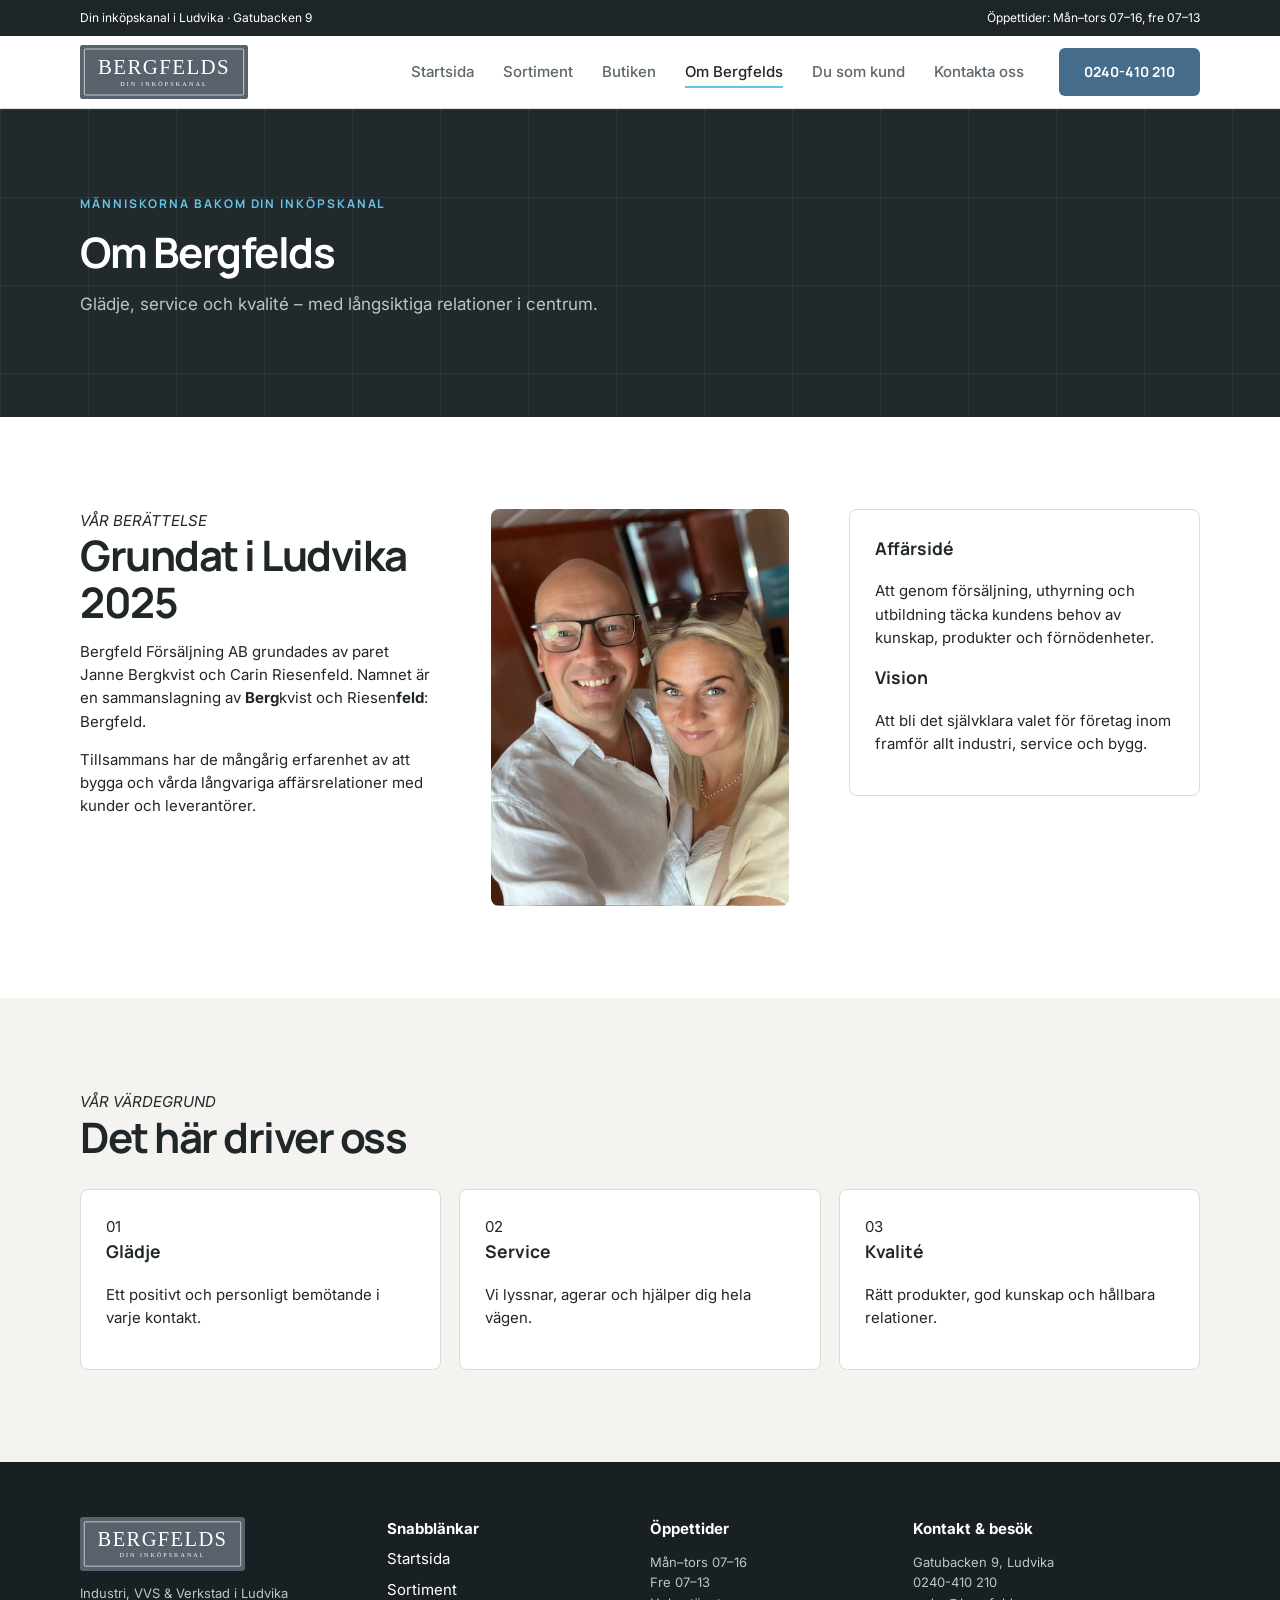
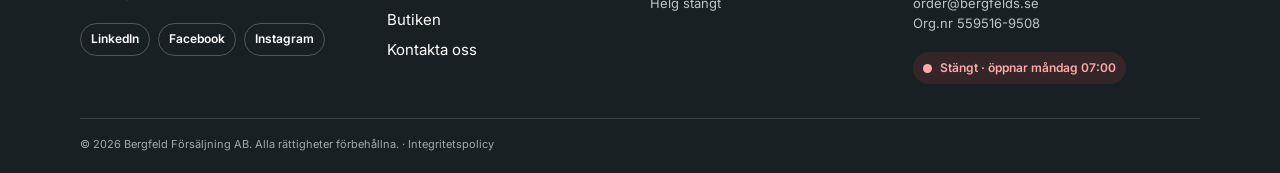
<file: om-bergfelds.html>
<!doctype html>
<html lang="sv">
  <head>
    <meta charset="utf-8" />
    <meta name="viewport" content="width=device-width,initial-scale=1" />
    <meta name="robots" content="index,follow" />
    <meta
      name="description"
      content="Lär känna Bergfelds, en lokal inköpspartner i Ludvika med fokus på service, kvalitet och långsiktiga kundrelationer."
    />
    <title>Om Bergfelds | Lokal inköpspartner i Ludvika</title>
    <link
      rel="canonical"
      href="https://samirah90.github.io/Bergfleds-2/om-bergfelds.html"
    />
    <meta property="og:locale" content="sv_SE" />
    <meta property="og:type" content="website" />
    <meta property="og:site_name" content="Bergfelds" />
    <meta
      property="og:title"
      content="Om Bergfelds | Lokal inköpspartner i Ludvika"
    />
    <meta
      property="og:description"
      content="Lär känna Bergfelds och vårt fokus på service, kvalitet och långsiktiga kundrelationer."
    />
    <meta
      property="og:url"
      content="https://samirah90.github.io/Bergfleds-2/om-bergfelds.html"
    />
    <meta
      property="og:image"
      content="https://samirah90.github.io/Bergfleds-2/assets/bergfelds-founders.jpg"
    />
    <meta name="twitter:card" content="summary_large_image" />
    <link rel="icon" href="assets/favicon.png" type="image/png" />
    <link
      rel="stylesheet"
      href="https://fonts.googleapis.com/css2?family=Schibsted+Grotesk:wght@400;600;700&display=swap"
    />
    <link rel="stylesheet" href="style.css" />
    <script src="main.js" defer></script>
  </head>
  <body>
    <a class="skip-link" href="#innehall">Hoppa till innehållet</a>
    <header>
      <div class="container nav">
        <a class="logo" href="index.html" aria-label="Bergfelds startsida"
          ><img
            class="brand-image"
            src="assets/bergfelds-wordmark.svg"
            alt="Bergfelds – Industri, VVS och Verkstad" /></a
        ><button
          id="menu"
          type="button"
          aria-label="Öppna meny"
          aria-expanded="false"
        >
          ☰
        </button>
        <nav aria-label="Huvudmeny">
          <a href="index.html">Startsida</a
          ><a href="sortiment.html">Sortiment</a
          ><a href="butiken.html">Butiken</a
          ><a href="om-bergfelds.html">Om Bergfelds</a
          ><a href="du-som-kund.html">Du som kund</a
          ><a href="kontakta-oss.html">Kontakta oss</a>
        </nav>
        <a class="btn call" href="tel:+46240410210">0240-410 210</a
        ><a class="mail" href="mailto:order@bergfelds.se">✉</a>
      </div>
    </header>
    <main id="innehall">
      <section class="page-hero">
        <div class="container">
          <em>MÄNNISKORNA BAKOM DIN INKÖPSKANAL</em>
          <h1>Om Bergfelds</h1>
          <p>
            Glädje, service och kvalité – med långsiktiga relationer i centrum.
          </p>
        </div>
      </section>
      <section class="section">
        <div class="container story">
          <div>
            <em>VÅR BERÄTTELSE</em>
            <h2>Grundat i Ludvika 2025</h2>
            <p>
              Bergfeld Försäljning AB grundades av paret Janne Bergkvist och
              Carin Riesenfeld. Namnet är en sammanslagning av <b>Berg</b>kvist
              och Riesen<b>feld</b>: Bergfeld.
            </p>
            <p>
              Tillsammans har de mångårig erfarenhet av att bygga och vårda
              långvariga affärsrelationer med kunder och leverantörer.
            </p>
          </div>
          <img
            class="founders-photo"
            src="assets/bergfelds-founders.jpg"
            alt="Janne Bergkvist och Carin Riesenfeld, grundarna av Bergfelds"
          />
          <div class="status-card">
            <h3>Affärsidé</h3>
            <p>
              Att genom försäljning, uthyrning och utbildning täcka kundens
              behov av kunskap, produkter och förnödenheter.
            </p>
            <h3>Vision</h3>
            <p>
              Att bli det självklara valet för företag inom framför allt
              industri, service och bygg.
            </p>
          </div>
        </div>
      </section>
      <section class="section pale">
        <div class="container">
          <em>VÅR VÄRDEGRUND</em>
          <h2>Det här driver oss</h2>
          <div class="value-cards">
            <article>
              <span>01</span>
              <h3>Glädje</h3>
              <p>Ett positivt och personligt bemötande i varje kontakt.</p>
            </article>
            <article>
              <span>02</span>
              <h3>Service</h3>
              <p>Vi lyssnar, agerar och hjälper dig hela vägen.</p>
            </article>
            <article>
              <span>03</span>
              <h3>Kvalité</h3>
              <p>Rätt produkter, god kunskap och hållbara relationer.</p>
            </article>
          </div>
        </div>
      </section>
    </main>
    <footer>
      <div class="container footer4">
        <div>
          <a class="logo" href="index.html" aria-label="Bergfelds startsida"
            ><img
              class="brand-image footer-brand"
              src="assets/bergfelds-wordmark.svg"
              alt="Bergfelds – Industri, VVS och Verkstad"
          /></a>
          <p>Industri, VVS & Verkstad i Ludvika</p>
          <nav class="social-links" aria-label="Sociala medier">
            <a
              href="https://www.linkedin.com/company/bergfeld-f%C3%B6rs%C3%A4ljning-ab/posts/?feedView=all"
              target="_blank"
              rel="noopener noreferrer"
              >LinkedIn</a
            >
            <a
              href="https://www.facebook.com/profile.php?id=61582548335301"
              target="_blank"
              rel="noopener noreferrer"
              >Facebook</a
            >
            <a
              href="https://www.instagram.com/bergfeldsab/"
              target="_blank"
              rel="noopener noreferrer"
              >Instagram</a
            >
          </nav>
        </div>
        <div>
          <b>Snabblänkar</b><a href="index.html">Startsida</a
          ><a href="sortiment.html">Sortiment</a
          ><a href="butiken.html">Butiken</a
          ><a href="kontakta-oss.html">Kontakta oss</a>
        </div>
        <div>
          <b>Öppettider</b>
          <p>Mån–tors 07–16<br />Fre 07–13<br />Helg stängt</p>
        </div>
        <div>
          <b>Kontakt & besök</b>
          <p>
            Gatubacken 9, Ludvika<br /><a href="tel:+46240410210"
              >0240-410 210</a
            ><br /><a href="mailto:order@bergfelds.se">order@bergfelds.se</a
            ><br />Org.nr 559516-9508
          </p>
          <div class="opening-status" data-opening-status aria-live="polite">
            <span class="status-dot"></span
            ><span class="status-text">Kontrollerar öppettider…</span>
          </div>
        </div>
      </div>
      <div class="container copy">
        © <span data-year>2026</span> Bergfeld Försäljning AB. Alla rättigheter
        förbehållna. · <a href="integritetspolicy.html">Integritetspolicy</a>
      </div>
    </footer>
  </body>
</html>
</file>
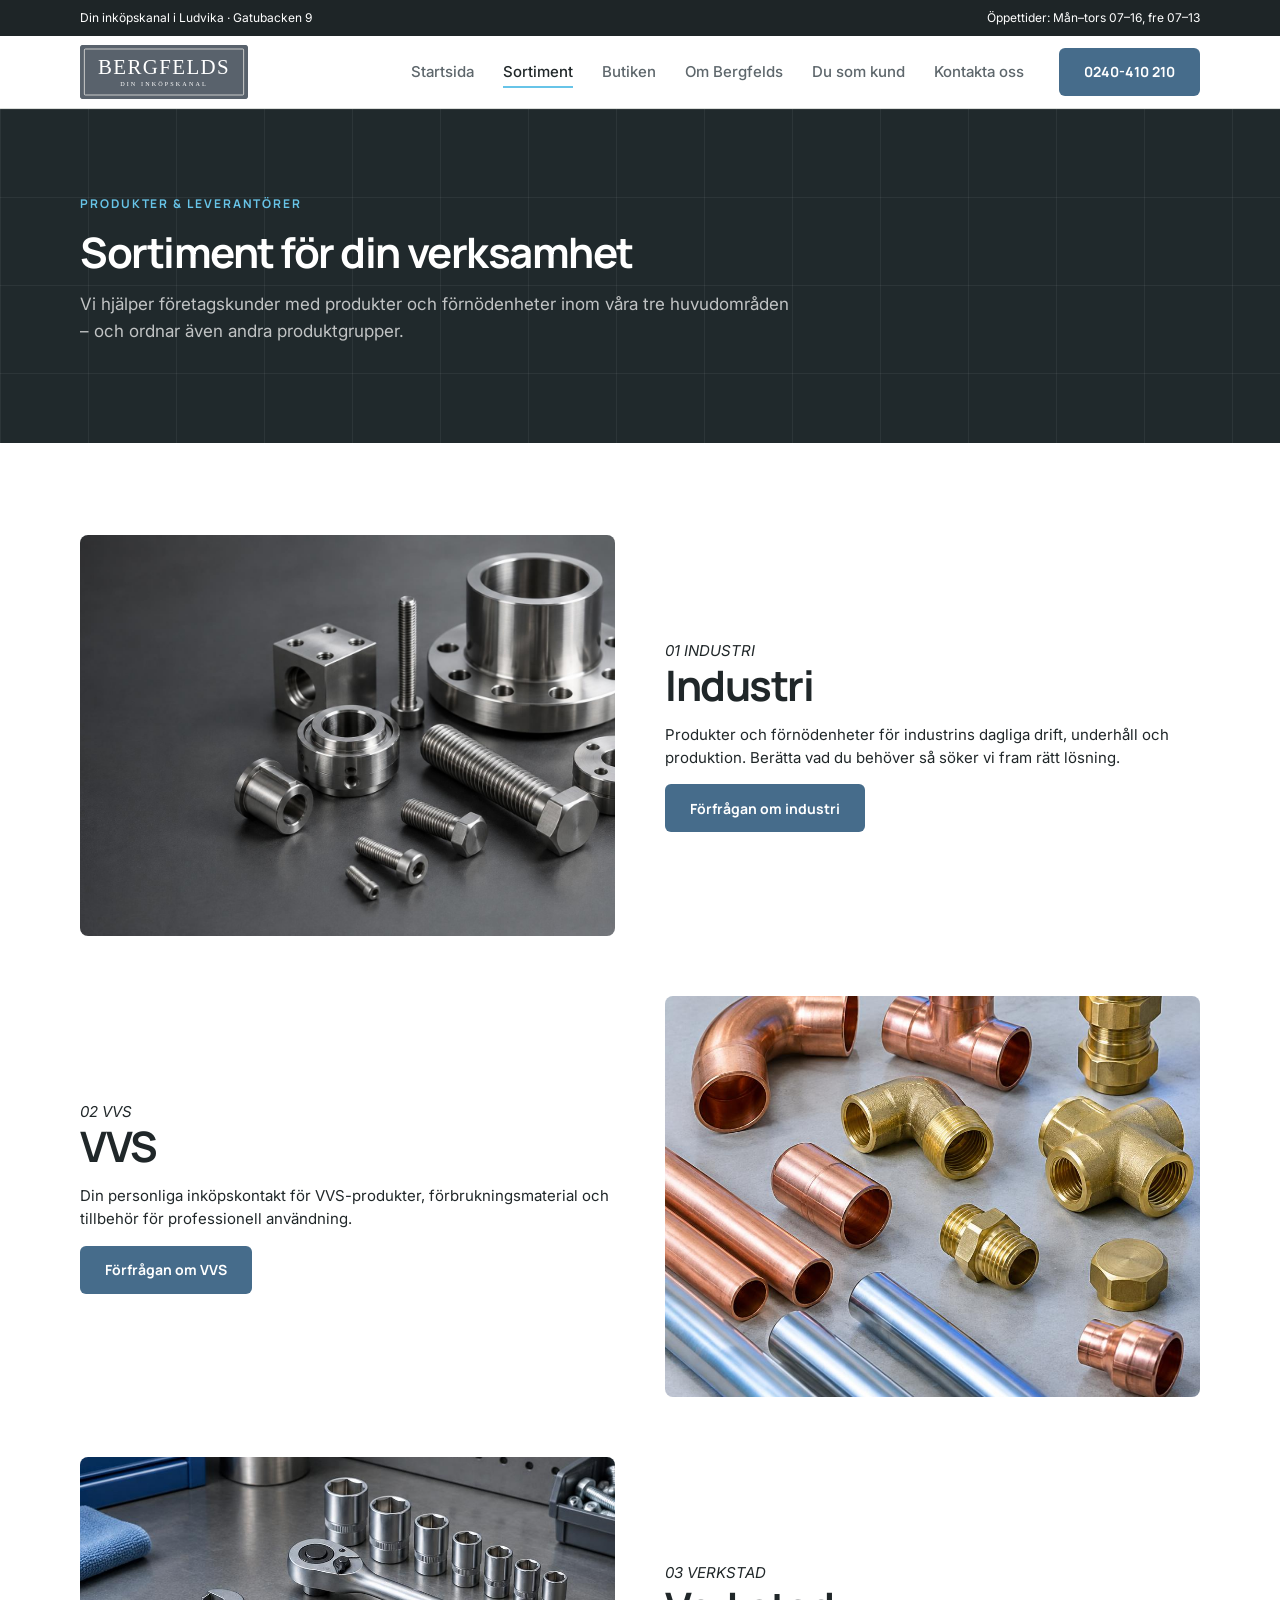
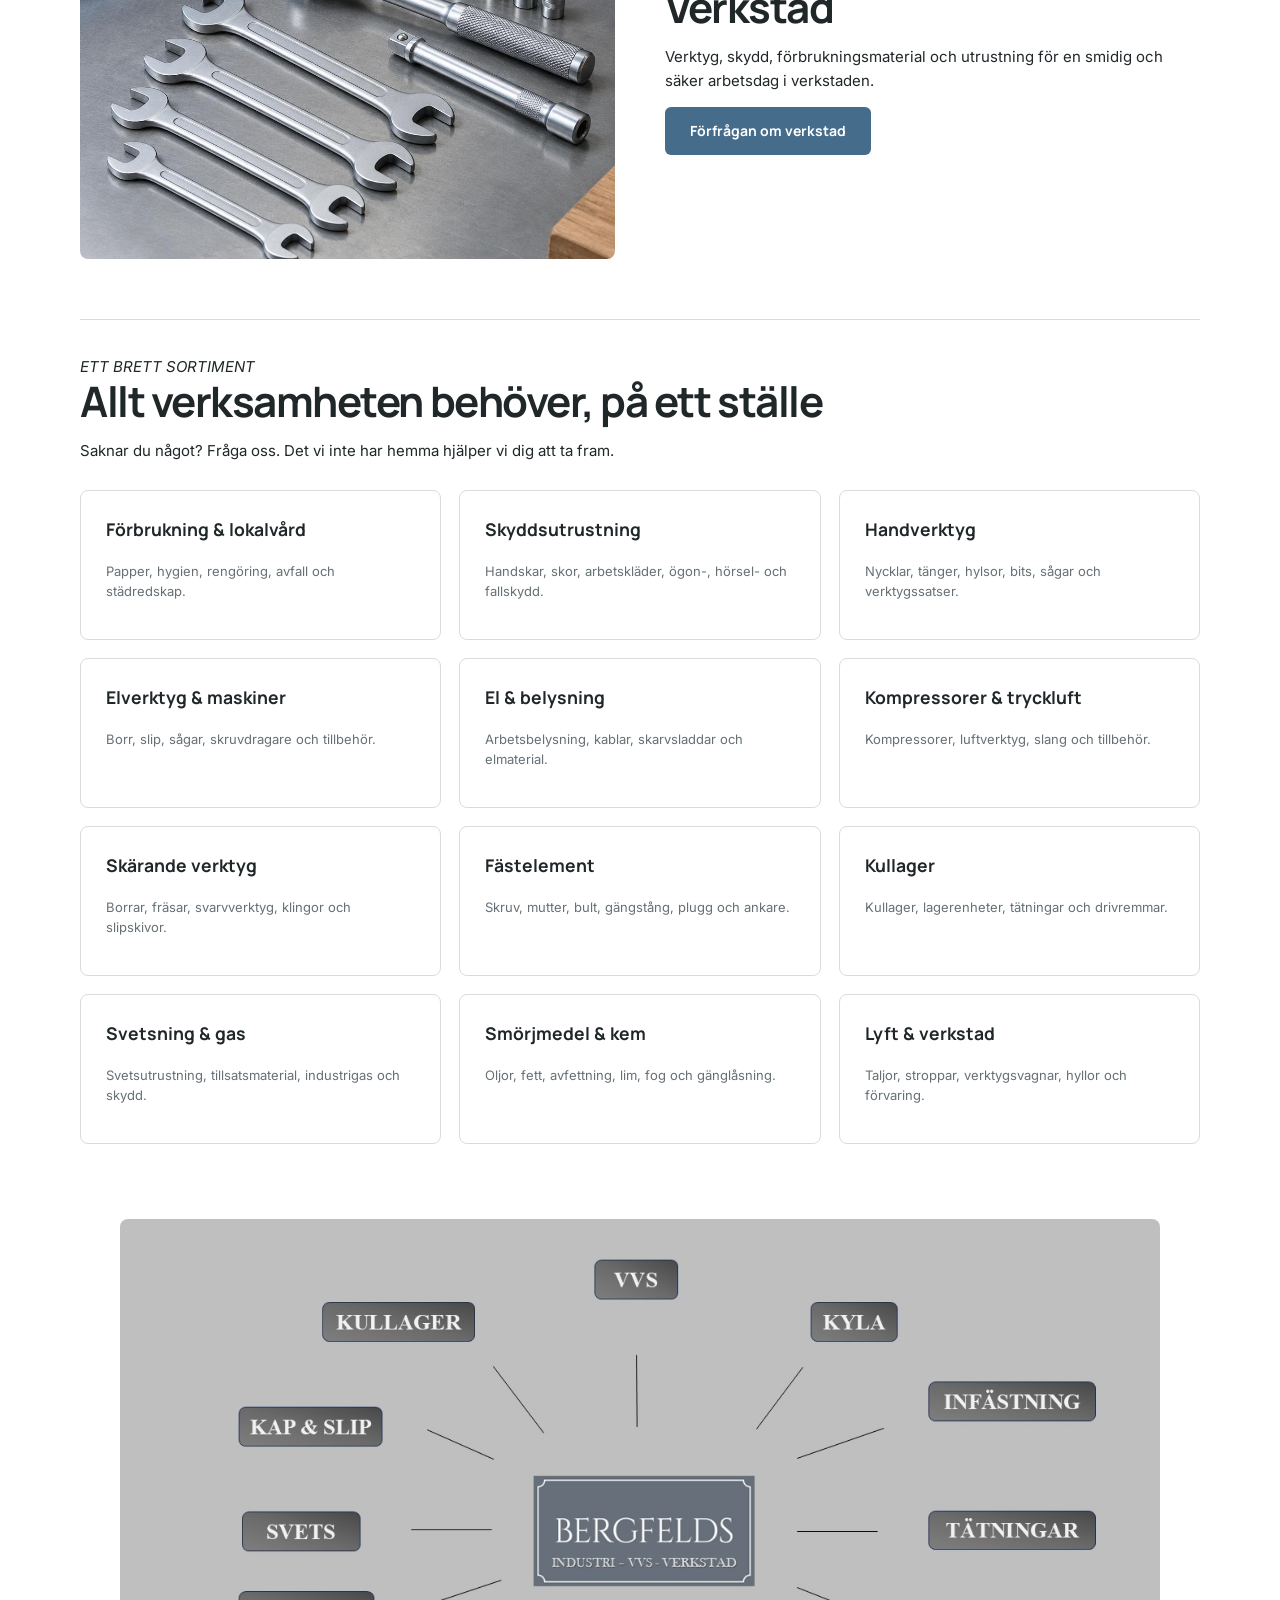
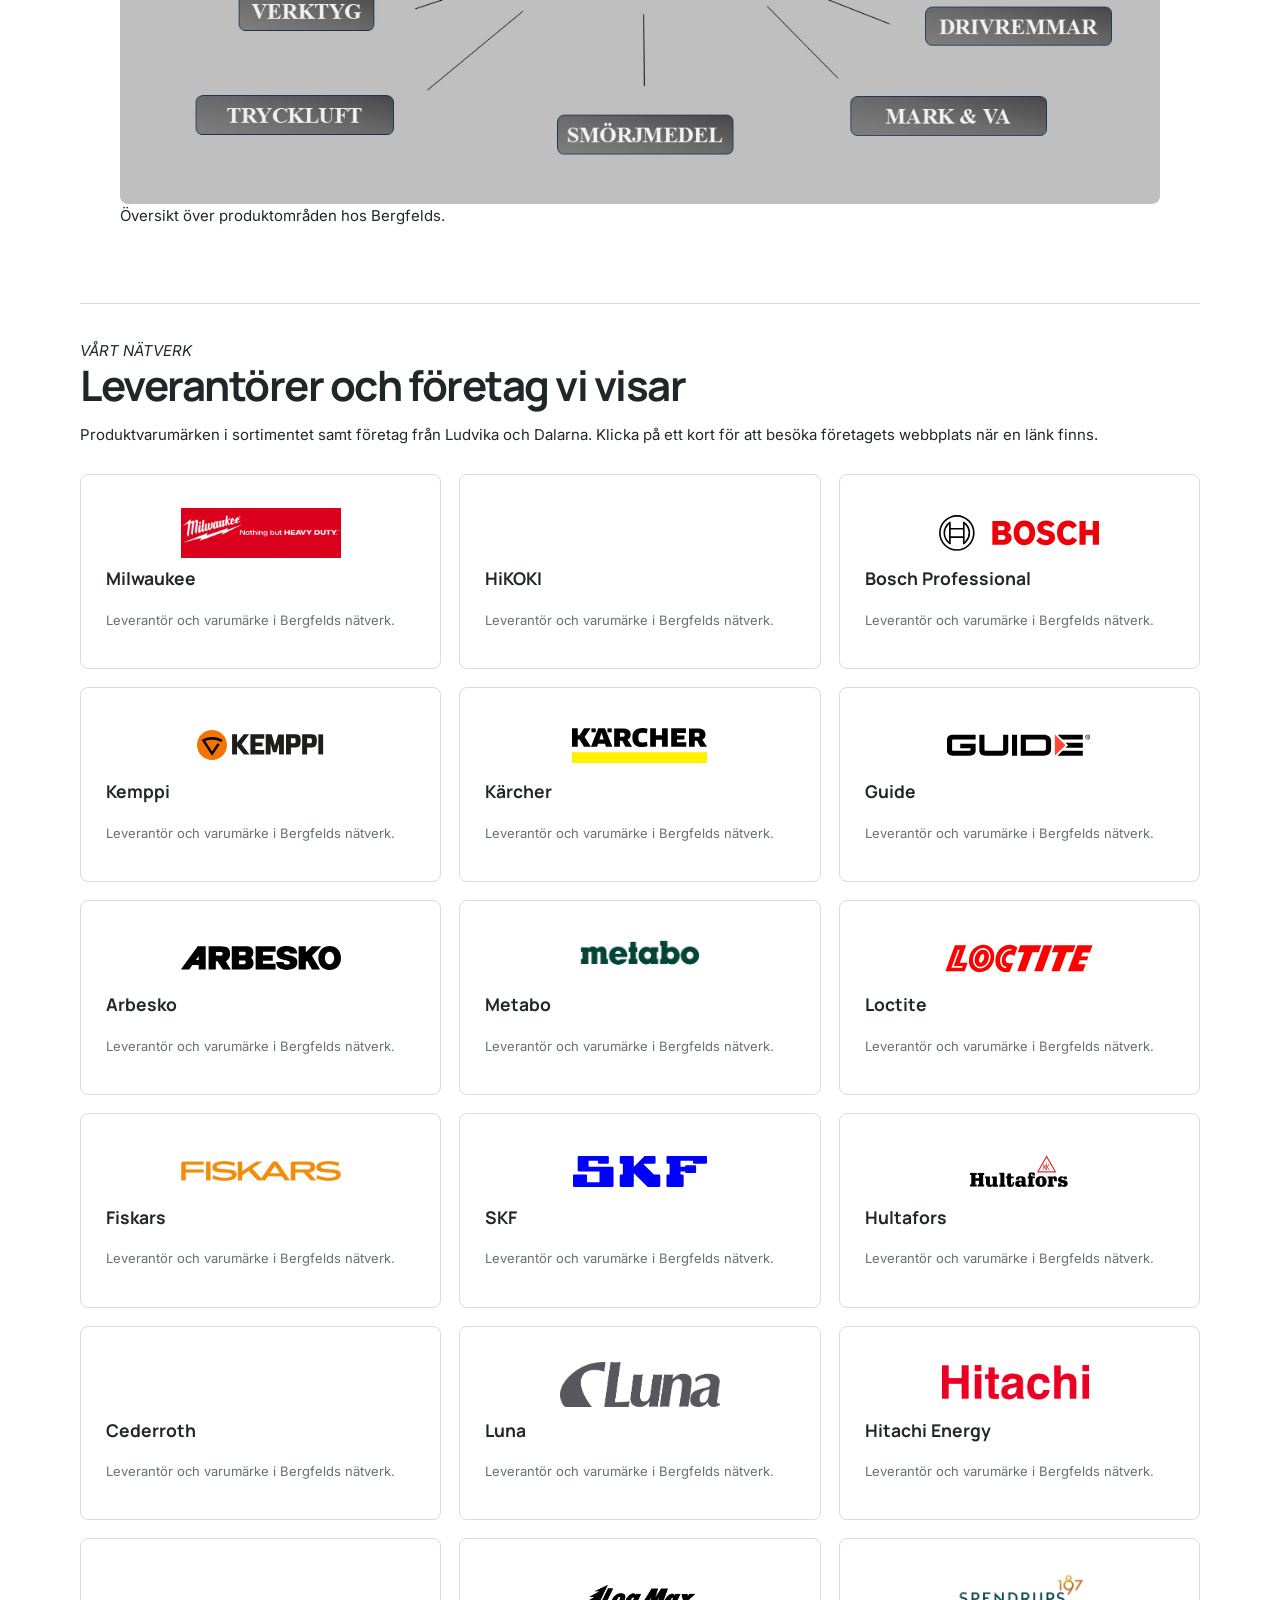
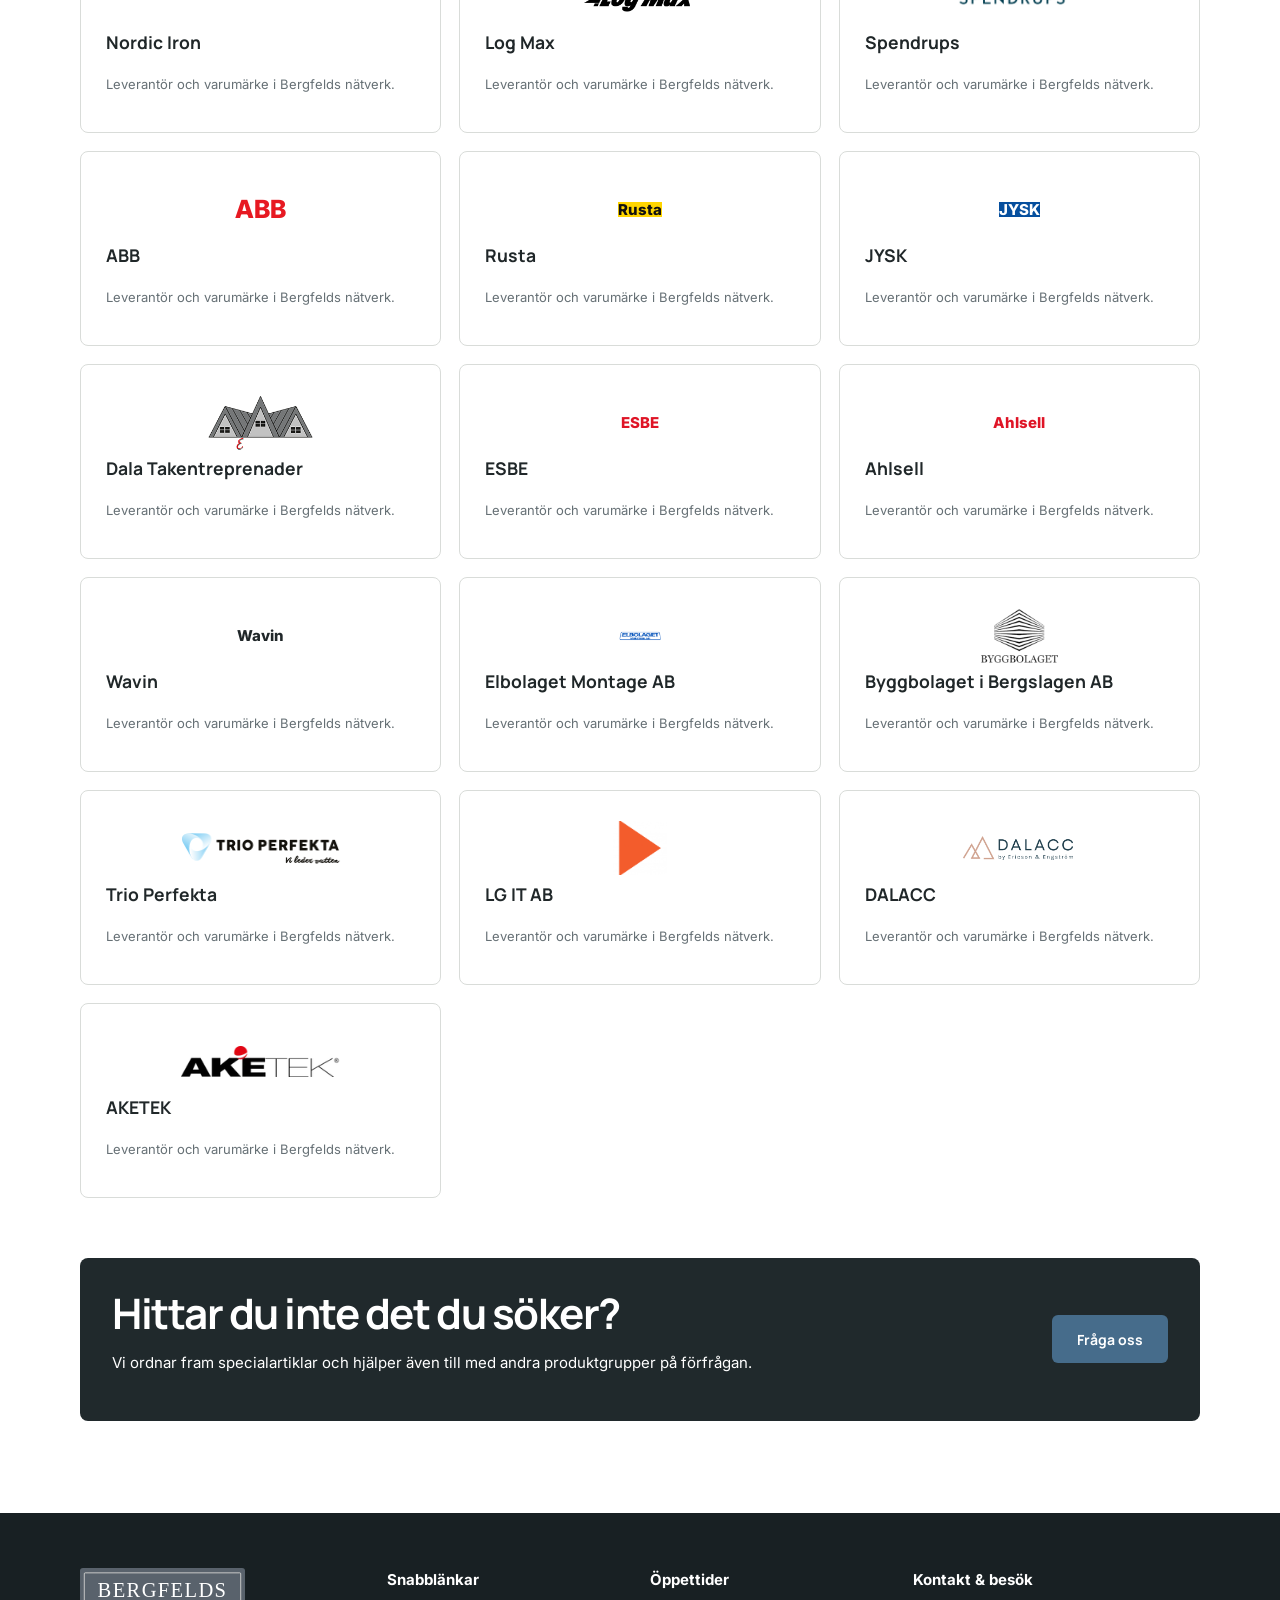
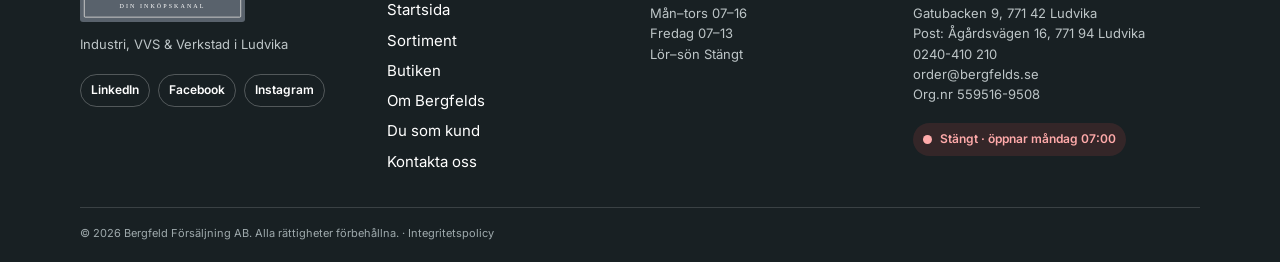
<file: sortiment.html>
<!doctype html>
<html lang="sv">
  <head>
    <meta charset="utf-8" />
    <meta name="viewport" content="width=device-width,initial-scale=1" />
    <meta name="robots" content="index,follow" />
    <meta
      name="description"
      content="Sortiment inom industri, VVS och verkstad hos Bergfelds."
    />
    <title>Sortiment för industri, VVS och verkstad | Bergfelds</title>
    <link
      rel="canonical"
      href="https://samirah90.github.io/Bergfleds-2/sortiment.html"
    />
    <meta property="og:locale" content="sv_SE" />
    <meta property="og:type" content="website" />
    <meta property="og:site_name" content="Bergfelds" />
    <meta
      property="og:title"
      content="Sortiment för industri, VVS och verkstad | Bergfelds"
    />
    <meta
      property="og:description"
      content="Upptäck Bergfelds breda sortiment för industri, VVS, verkstad och Mark &amp; VA."
    />
    <meta
      property="og:url"
      content="https://samirah90.github.io/Bergfleds-2/sortiment.html"
    />
    <meta
      property="og:image"
      content="https://samirah90.github.io/Bergfleds-2/assets/bergfelds-product-overview.jpg"
    />
    <meta name="twitter:card" content="summary_large_image" />
    <link rel="icon" href="assets/favicon.png" type="image/png" />
    <link
      rel="stylesheet"
      href="https://fonts.googleapis.com/css2?family=Schibsted+Grotesk:wght@400;600;700&display=swap"
    />
    <link rel="stylesheet" href="style.css" />
    <script src="main.js" defer></script>
  </head>
  <body>
    <a class="skip-link" href="#innehall">Hoppa till innehållet</a>
    <header>
      <div class="container nav">
        <a class="logo" href="index.html" aria-label="Bergfelds startsida"
          ><img
            class="brand-image"
            src="assets/bergfelds-wordmark.svg"
            alt="Bergfelds – Industri, VVS och Verkstad" /></a
        ><button
          id="menu"
          type="button"
          aria-label="Öppna meny"
          aria-expanded="false"
        >
          ☰
        </button>
        <nav aria-label="Huvudmeny">
          <a href="index.html">Startsida</a
          ><a href="sortiment.html">Sortiment</a
          ><a href="butiken.html">Butiken</a
          ><a href="om-bergfelds.html">Om Bergfelds</a
          ><a href="du-som-kund.html">Du som kund</a
          ><a href="kontakta-oss.html">Kontakta oss</a>
        </nav>
        <a class="btn call" href="tel:+46240410210">0240-410 210</a
        ><a class="mail" href="mailto:order@bergfelds.se">✉</a>
      </div>
    </header>
    <main id="innehall">
      <section class="page-hero">
        <div class="container">
          <em>PRODUKTER & LEVERANTÖRER</em>
          <h1>Sortiment för din verksamhet</h1>
          <p>
            Vi hjälper företagskunder med produkter och förnödenheter inom våra
            tre huvudområden – och ordnar även andra produktgrupper.
          </p>
        </div>
      </section>
      <section class="section">
        <div class="container product-list">
          <article id="industri">
            <img src="assets/industry.jpg" alt="Industri" />
            <div>
              <em>01 INDUSTRI</em>
              <h2>Industri</h2>
              <p>
                Produkter och förnödenheter för industrins dagliga drift,
                underhåll och produktion. Berätta vad du behöver så söker vi
                fram rätt lösning.
              </p>
              <a class="btn" href="kontakta-oss.html?kategori=Industri"
                >Förfrågan om industri</a
              >
            </div>
          </article>
          <article id="vvs">
            <img src="assets/plumbing.jpg" alt="VVS" />
            <div>
              <em>02 VVS</em>
              <h2>VVS</h2>
              <p>
                Din personliga inköpskontakt för VVS-produkter,
                förbrukningsmaterial och tillbehör för professionell användning.
              </p>
              <a class="btn" href="kontakta-oss.html?kategori=VVS"
                >Förfrågan om VVS</a
              >
            </div>
          </article>
          <article id="verkstad">
            <img src="assets/workshop.jpg" alt="Verkstad" />
            <div>
              <em>03 VERKSTAD</em>
              <h2>Verkstad</h2>
              <p>
                Verktyg, skydd, förbrukningsmaterial och utrustning för en
                smidig och säker arbetsdag i verkstaden.
              </p>
              <a class="btn" href="kontakta-oss.html?kategori=Verkstad"
                >Förfrågan om verkstad</a
              >
            </div>
          </article>
          <section class="catalog-section" aria-labelledby="catalog-title">
            <div class="catalog-heading">
              <em>ETT BRETT SORTIMENT</em>
              <h2 id="catalog-title">
                Allt verksamheten behöver, på ett ställe
              </h2>
              <p>
                Saknar du något? Fråga oss. Det vi inte har hemma hjälper vi dig
                att ta fram.
              </p>
            </div>
            <div class="category-catalog">
              <article>
                <h3>Förbrukning &amp; lokalvård</h3>
                <p>Papper, hygien, rengöring, avfall och städredskap.</p>
              </article>
              <article>
                <h3>Skyddsutrustning</h3>
                <p>
                  Handskar, skor, arbetskläder, ögon-, hörsel- och fallskydd.
                </p>
              </article>
              <article>
                <h3>Handverktyg</h3>
                <p>Nycklar, tänger, hylsor, bits, sågar och verktygssatser.</p>
              </article>
              <article>
                <h3>Elverktyg &amp; maskiner</h3>
                <p>Borr, slip, sågar, skruvdragare och tillbehör.</p>
              </article>
              <article>
                <h3>El &amp; belysning</h3>
                <p>Arbetsbelysning, kablar, skarvsladdar och elmaterial.</p>
              </article>
              <article>
                <h3>Kompressorer &amp; tryckluft</h3>
                <p>Kompressorer, luftverktyg, slang och tillbehör.</p>
              </article>
              <article>
                <h3>Skärande verktyg</h3>
                <p>Borrar, fräsar, svarvverktyg, klingor och slipskivor.</p>
              </article>
              <article>
                <h3>Fästelement</h3>
                <p>Skruv, mutter, bult, gängstång, plugg och ankare.</p>
              </article>
              <article>
                <h3>Kullager</h3>
                <p>Kullager, lagerenheter, tätningar och drivremmar.</p>
              </article>
              <article>
                <h3>Svetsning &amp; gas</h3>
                <p>Svetsutrustning, tillsatsmaterial, industrigas och skydd.</p>
              </article>
              <article>
                <h3>Smörjmedel &amp; kem</h3>
                <p>Oljor, fett, avfettning, lim, fog och gänglåsning.</p>
              </article>
              <article>
                <h3>Lyft &amp; verkstad</h3>
                <p>Taljor, stroppar, verktygsvagnar, hyllor och förvaring.</p>
              </article>
            </div>
          </section>
          <figure class="product-overview">
            <img
              src="assets/bergfelds-product-overview.jpg"
              alt="Bergfelds produktöversikt med kullager, VVS, kyla, infästning, tätningar och drivremmar"
            />
            <figcaption>Översikt över produktområden hos Bergfelds.</figcaption>
          </figure>
          <section
            id="leverantorer"
            class="supplier-directory-section"
            aria-labelledby="supplier-directory-title"
          >
            <div class="catalog-heading">
              <em>VÅRT NÄTVERK</em>
              <h2 id="supplier-directory-title">
                Leverantörer och företag vi visar
              </h2>
              <p>
                Produktvarumärken i sortimentet samt företag från Ludvika och
                Dalarna. Klicka på ett kort för att besöka företagets webbplats
                när en länk finns.
              </p>
            </div>
            <div class="supplier-directory"></div>
          </section>
          <aside class="cta">
            <div>
              <h2>Hittar du inte det du söker?</h2>
              <p>
                Vi ordnar fram specialartiklar och hjälper även till med andra
                produktgrupper på förfrågan.
              </p>
            </div>
            <a class="btn" href="kontakta-oss.html?kategori=Förfrågan"
              >Fråga oss</a
            >
          </aside>
        </div>
      </section>
    </main>
    <footer>
      <div class="container footer4">
        <div>
          <a class="logo" href="index.html" aria-label="Bergfelds startsida"
            ><img
              class="brand-image footer-brand"
              src="assets/bergfelds-wordmark.svg"
              alt="Bergfelds – Industri, VVS och Verkstad"
          /></a>
          <p>Industri, VVS & Verkstad i Ludvika</p>
          <nav class="social-links" aria-label="Sociala medier">
            <a
              href="https://www.linkedin.com/company/bergfeld-f%C3%B6rs%C3%A4ljning-ab/posts/?feedView=all"
              target="_blank"
              rel="noopener noreferrer"
              >LinkedIn</a
            >
            <a
              href="https://www.facebook.com/profile.php?id=61582548335301"
              target="_blank"
              rel="noopener noreferrer"
              >Facebook</a
            >
            <a
              href="https://www.instagram.com/bergfeldsab/"
              target="_blank"
              rel="noopener noreferrer"
              >Instagram</a
            >
          </nav>
        </div>
        <div>
          <b>Snabblänkar</b><a href="index.html">Startsida</a
          ><a href="sortiment.html">Sortiment</a
          ><a href="butiken.html">Butiken</a
          ><a href="om-bergfelds.html">Om Bergfelds</a
          ><a href="du-som-kund.html">Du som kund</a
          ><a href="kontakta-oss.html">Kontakta oss</a>
        </div>
        <div>
          <b>Öppettider</b>
          <p>Mån–tors 07–16<br />Fredag 07–13<br />Lör–sön Stängt</p>
        </div>
        <div>
          <b>Kontakt & besök</b>
          <p>
            Gatubacken 9, 771 42 Ludvika<br />Post: Ågårdsvägen 16, 771 94
            Ludvika<br /><a href="tel:+46240410210">0240-410 210</a><br /><a
              href="mailto:order@bergfelds.se"
              >order@bergfelds.se</a
            ><br />Org.nr 559516-9508
          </p>
          <div class="opening-status" data-opening-status aria-live="polite">
            <span class="status-dot"></span
            ><span class="status-text">Kontrollerar öppettider…</span>
          </div>
        </div>
      </div>
      <div class="container copy">
        © <span data-year>2026</span> Bergfeld Försäljning AB. Alla rättigheter
        förbehållna. · <a href="integritetspolicy.html">Integritetspolicy</a>
      </div>
    </footer>
  </body>
</html>
</file>
<file: style.css>
@import url("https://fonts.googleapis.com/css2?family=Cormorant+Garamond:wght@500&family=Inter:wght@400;500;600&family=Manrope:wght@600;700;800&display=swap");
:root {
  --ink: #202729;
  --navy: #20292c;
  --brand: #59626c;
  --blue: #466c8b;
  --accent: #67c4e8;
  --paper: #fff;
  --warm: #f4f3f0;
  --line: #d9dcd9;
  --muted: #667075;
  --radius: 9px;
  --shadow: 0 18px 50px rgba(8, 18, 23, 0.18);
}
* {
  box-sizing: border-box;
}
html {
  scroll-behavior: smooth;
  scroll-padding-top: 110px;
}
body {
  margin: 0;
  background: var(--paper);
  color: var(--ink);
  font:
    15px/1.55 Inter,
    Arial,
    sans-serif;
}
a {
  color: inherit;
  text-decoration: none;
}
img {
  display: block;
  max-width: 100%;
}
h1,
h2,
h3,
p {
  margin-top: 0;
}
h1,
h2,
h3,
.btn {
  font-family: Manrope, Inter, sans-serif;
}
.container {
  width: min(1120px, calc(100% - 48px));
  margin: auto;
}
.skip-link {
  position: fixed;
  left: 12px;
  top: -60px;
  z-index: 100;
  padding: 10px;
  background: #fff;
}
.skip-link:focus {
  top: 12px;
}
.topbar {
  height: 36px;
  background: #1e2527;
  color: #fff;
  font-size: 12px;
}
.topbar .container {
  display: flex;
  height: 100%;
  align-items: center;
  justify-content: space-between;
}
.topbar a:hover {
  text-decoration: underline;
}
header {
  position: sticky;
  top: 0;
  z-index: 50;
  border-bottom: 1px solid var(--line);
  background: rgba(255, 255, 255, 0.96);
  backdrop-filter: blur(10px);
}
.nav {
  display: flex;
  height: 72px;
  align-items: center;
  gap: 22px;
}
.logo {
  display: inline-flex;
  flex: none;
}
.brand-image {
  width: 168px;
  height: 54px;
  object-fit: contain;
  border-radius: 3px;
  background: var(--brand);
}
.nav nav {
  display: flex;
  align-items: center;
  gap: 3px;
  margin-left: auto;
}
.nav nav a {
  padding: 10px 13px;
  border-radius: 5px;
  color: #5e676c;
  font-weight: 500;
}
.nav nav a:hover,
.nav nav a.active {
  color: var(--ink);
}
.nav nav a.active {
  text-decoration: underline 2px var(--accent);
  text-underline-offset: 9px;
}
.phone-link {
  white-space: nowrap;
  font-size: 14px;
}
.call {
  min-height: 38px;
  padding: 0 17px;
}
#menu {
  display: none;
  border: 1px solid var(--line);
  border-radius: 6px;
  background: #fff;
  font-size: 23px;
}
.mail {
  display: none;
}
.btn {
  display: inline-flex;
  min-height: 48px;
  align-items: center;
  justify-content: center;
  padding: 0 24px;
  border: 1px solid transparent;
  border-radius: 6px;
  background: var(--blue);
  color: #fff;
  font-size: 14px;
  font-weight: 700;
  cursor: pointer;
  transition: 0.2s;
}
.btn:hover {
  filter: brightness(0.94);
  transform: translateY(-1px);
}
.btn.light {
  background: #fff;
  color: var(--ink);
}
.btn.outline {
  border-color: rgba(255, 255, 255, 0.42);
  background: transparent;
  color: #fff;
}
.btn.secondary {
  border-color: #bfc4c5;
  background: #fff;
  color: var(--ink);
}
.hero-industrial {
  position: relative;
  overflow: hidden;
  background-color: #1f292c;
  color: #fff;
  background-image:
    linear-gradient(rgba(255, 255, 255, 0.065) 1px, transparent 1px),
    linear-gradient(90deg, rgba(255, 255, 255, 0.065) 1px, transparent 1px),
    radial-gradient(circle at 90% 20%, rgba(70, 108, 139, 0.3), transparent 38%);
  background-size:
    88px 88px,
    88px 88px,
    100% 100%;
}
.hero-grid {
  display: grid;
  min-height: 824px;
  grid-template-columns: 1.05fr 0.85fr;
  align-items: center;
  gap: 68px;
  padding: 80px 0;
}
.hero-copy em,
.page-hero em {
  color: var(--accent);
  font:
    700 12px Manrope,
    sans-serif;
  letter-spacing: 0.16em;
  font-style: normal;
}
.hero h1 {
  max-width: 600px;
  margin: 20px 0 18px;
  font-size: clamp(46px, 5vw, 62px);
  line-height: 1.04;
  letter-spacing: -0.045em;
}
.hero h1 span {
  color: var(--accent);
}
.hero-copy > p {
  max-width: 610px;
  color: rgba(255, 255, 255, 0.77);
  font-size: 18px;
}
.actions {
  display: flex;
  flex-wrap: wrap;
  gap: 12px;
  margin-top: 30px;
}
.form {
  padding: 32px;
  border: 1px solid #d5d8d7;
  border-radius: 12px;
  background: #fff;
  color: var(--ink);
  box-shadow: var(--shadow);
}
.form h2 {
  margin: 0 0 5px;
  font-size: 24px;
}
.form > p {
  color: var(--muted);
}
.cols {
  display: grid;
  grid-template-columns: 1fr 1fr;
  gap: 16px;
}
label {
  display: block;
  margin-top: 14px;
  font-size: 13px;
  font-weight: 500;
}
input,
textarea,
select {
  width: 100%;
  margin-top: 6px;
  padding: 11px 12px;
  border: 1px solid #cbd0cd;
  border-radius: 6px;
  background: #fff;
  color: var(--ink);
  font:
    14px Inter,
    sans-serif;
}
textarea {
  resize: vertical;
}
input:focus,
textarea:focus,
select:focus {
  outline: 2px solid rgba(70, 108, 139, 0.3);
  border-color: var(--blue);
}
.form button {
  width: 100%;
  margin-top: 15px;
}
.form small {
  display: block;
  margin-top: 13px;
  color: var(--muted);
  font-size: 11px;
  line-height: 1.35;
}
.form small a {
  text-decoration: underline;
}
.form output {
  display: block;
  margin-top: 8px;
  color: #a72c2c;
  font-size: 12px;
}
.form output.success {
  color: #197342;
}
.section {
  padding: 92px 0;
}
.section h2,
.page-hero h1,
.marquee-section h2 {
  margin-bottom: 14px;
  font-size: clamp(30px, 4vw, 42px);
  line-height: 1.12;
  letter-spacing: -0.035em;
}
.lead,
.section-heading p {
  max-width: 700px;
  color: var(--muted);
  font-size: 17px;
}
.section-heading {
  display: flex;
  align-items: flex-end;
  justify-content: space-between;
  gap: 30px;
}
.section-heading > a,
.range-card b,
.cards a,
.info a,
.big,
.people a,
.addresses a {
  color: var(--blue);
  font-weight: 700;
}
.range-grid {
  display: grid;
  gap: 20px;
  margin-top: 40px;
}
.range-grid.four {
  grid-template-columns: repeat(4, 1fr);
}
.range-card {
  overflow: hidden;
  border-radius: 8px;
  background: var(--warm);
  transition: 0.25s;
}
.range-card:hover {
  box-shadow: 0 12px 32px rgba(20, 30, 34, 0.13);
  transform: translateY(-3px);
}
.range-card img {
  width: 100%;
  aspect-ratio: 4/3;
  object-fit: cover;
  transition: 0.5s;
}
.range-card:hover img {
  transform: scale(1.035);
}
.range-card div {
  padding: 20px;
}
.range-card h3 {
  margin-bottom: 6px;
  font-size: 18px;
}
.range-card p {
  min-height: 68px;
  color: var(--muted);
  font-size: 13px;
}
.range-card b {
  font-size: 13px;
}
.muted-section {
  border-block: 1px solid var(--line);
  background: var(--warm);
}
.benefit-row {
  display: grid;
  grid-template-columns: repeat(3, 1fr);
  gap: 60px;
  margin-top: 42px;
}
.benefit-row article > span {
  color: var(--blue);
  font-size: 30px;
}
.benefit-row h3 {
  margin: 15px 0 8px;
  font-size: 18px;
}
.benefit-row p {
  color: var(--muted);
}
.steps {
  display: grid;
  grid-template-columns: repeat(3, 1fr);
  gap: 22px;
  margin: 38px 0 0;
  padding: 0;
  list-style: none;
}
.steps li,
.steps article {
  padding: 28px;
  border: 1px solid var(--line);
  border-radius: 8px;
  background: #fff;
}
.steps span {
  color: var(--blue);
  font:
    800 30px Manrope,
    sans-serif;
}
.steps h3 {
  margin: 10px 0 7px;
  font-size: 18px;
}
.steps p {
  margin: 0;
  color: var(--muted);
}
.marquee-section {
  padding: 32px 0 25px;
  border-block: 1px solid var(--line);
  background: #fff;
  overflow: hidden;
}
.supplier-heading > div {
  position: relative;
  text-align: center;
}
.supplier-heading h2 {
  margin: 0 0 16px;
  font-size: 23px;
}
.all-suppliers-link {
  position: absolute;
  right: 0;
  top: 6px;
  color: var(--blue);
  font-size: 12px;
  font-weight: 700;
}
.supplier-marquee {
  overflow: hidden;
  padding: 3px 0 7px;
  mask-image: linear-gradient(
    90deg,
    transparent,
    #000 4%,
    #000 96%,
    transparent
  );
}
.supplier-track {
  display: flex;
  width: max-content;
  animation: scroll 100s linear infinite;
}
.supplier-set {
  display: flex;
  align-items: center;
  flex: none;
  gap: 34px;
  padding-right: 34px;
}
.supplier-logo {
  display: flex;
  width: 112px;
  height: 44px;
  align-items: center;
  justify-content: center;
  flex: none;
}
.supplier-logo img {
  max-width: 100%;
  max-height: 35px;
  object-fit: contain;
}
@keyframes scroll {
  to {
    transform: translateX(-50%);
  }
}
.company-wordmark {
  max-width: 112px;
  font-weight: 800;
  text-align: center;
  line-height: 1;
}
.company-abb {
  color: #e71922;
  font-size: 25px;
}
.company-rusta {
  background: #ffd500;
  color: #111;
}
.company-jysk {
  background: #064f9e;
  color: #fff;
}
.company-esbe,
.company-ahlsell {
  color: #df1426;
}
.visit-grid {
  display: grid;
  grid-template-columns: 1fr 1fr;
  align-items: start;
  gap: 70px;
}
.visit-details {
  display: grid;
  grid-template-columns: 1fr 1.2fr;
  gap: 35px;
  margin-top: 30px;
}
.visit-details p {
  font-size: 13px;
}
.visit-details dl {
  margin: 0;
  border: 1px solid var(--line);
  border-radius: 6px;
  background: #fff;
}
.visit-details dl div {
  display: flex;
  justify-content: space-between;
  padding: 9px 12px;
  border-bottom: 1px solid var(--line);
  font-size: 12px;
}
.visit-details dl div:last-child {
  border: 0;
}
.visit-details dd {
  margin: 0;
  font-weight: 600;
}
.info-note {
  margin-top: 24px;
  padding: 14px;
  border: 1px solid rgba(70, 108, 139, 0.3);
  border-radius: 6px;
  background: #e8f0f4;
  font-size: 13px;
}
.visit-photo {
  width: 100%;
  aspect-ratio: 4/3;
  object-fit: cover;
  border-radius: 8px;
}
.final-cta {
  padding: 62px 0;
  background: var(--navy);
  color: #fff;
}
.final-cta .container {
  display: flex;
  align-items: center;
  justify-content: space-between;
  gap: 50px;
}
.final-cta h2 {
  margin-bottom: 8px;
  font-size: 34px;
}
.final-cta p {
  max-width: 620px;
  margin: 0;
  color: rgba(255, 255, 255, 0.72);
}
.page-hero {
  padding: 82px 0;
  background-color: var(--navy);
  color: #fff;
  background-image:
    linear-gradient(rgba(255, 255, 255, 0.055) 1px, transparent 1px),
    linear-gradient(90deg, rgba(255, 255, 255, 0.055) 1px, transparent 1px);
  background-size: 88px 88px;
}
.page-hero h1 {
  margin: 15px 0;
}
.page-hero p {
  max-width: 720px;
  color: rgba(255, 255, 255, 0.72);
  font-size: 17px;
}
.split,
.story,
.contact {
  display: grid;
  grid-template-columns: 1fr 1fr;
  gap: 60px;
  align-items: start;
}
.story {
  grid-template-columns: 1fr 0.85fr 1fr;
}
.status-card,
.contact-card,
.category-catalog article,
.value-cards article,
.benefits article,
.supplier-directory-card {
  padding: 25px;
  border: 1px solid var(--line);
  border-radius: 8px;
  background: #fff;
}
.founders-photo {
  width: 100%;
  border-radius: 8px;
}
.pale {
  background: var(--warm);
}
.banner {
  display: flex;
  justify-content: space-between;
  gap: 20px;
  margin-bottom: 40px;
  padding: 18px 22px;
  border-radius: 7px;
  background: #e6eef2;
}
.cards,
.category-catalog,
.supplier-directory,
.value-cards,
.benefits {
  display: grid;
  grid-template-columns: repeat(3, 1fr);
  gap: 18px;
  margin-top: 28px;
}
.product-list {
  display: grid;
  gap: 60px;
}
.product-list > article {
  display: grid;
  grid-template-columns: 1fr 1fr;
  align-items: center;
  gap: 50px;
}
.product-list > article:nth-child(even) img {
  order: 2;
}
.product-list > article > img,
.product-overview img {
  width: 100%;
  border-radius: 8px;
}
.product-list > article > img {
  aspect-ratio: 4/3;
  object-fit: cover;
}
.catalog-section,
.supplier-directory-section {
  padding-top: 35px;
  border-top: 1px solid var(--line);
}
.category-catalog p,
.supplier-directory-card p {
  color: var(--muted);
  font-size: 13px;
}
.directory-logo {
  display: flex;
  height: 65px;
  align-items: center;
  justify-content: center;
}
.directory-logo img {
  max-width: 160px;
  max-height: 54px;
}
.supplier-directory-card > span:last-child {
  display: block;
  margin-top: 12px;
  color: var(--blue);
  font-size: 12px;
  font-weight: 700;
}
.cta {
  display: flex;
  align-items: center;
  justify-content: space-between;
  gap: 30px;
  padding: 32px;
  border-radius: 8px;
  background: var(--navy);
  color: #fff;
}
.people {
  display: grid;
  grid-template-columns: 1fr 1fr;
  gap: 14px;
  margin: 24px 0;
  padding: 18px 0;
  border-block: 1px solid var(--line);
}
.policy-content {
  max-width: 820px;
}
.policy-content h2 {
  margin: 36px 0 10px;
  font-size: 24px;
}
.policy-content p {
  color: var(--muted);
}
footer {
  padding: 55px 0 20px;
  background: #182023;
  color: #fff;
}
.footer4 {
  display: grid;
  grid-template-columns: 1.2fr 1fr 1fr 1.3fr;
  gap: 42px;
}
.footer4 > div {
  display: flex;
  flex-direction: column;
  align-items: flex-start;
  gap: 7px;
}
.footer4 p {
  margin: 5px 0;
  color: #bdc5c7;
  font-size: 13px;
}
.footer-brand {
  width: 165px;
}
.social-links {
  display: flex;
  flex-wrap: wrap;
  gap: 8px;
  margin-top: 8px;
}
.social-links a {
  padding: 6px 10px;
  border: 1px solid rgba(255, 255, 255, 0.25);
  border-radius: 999px;
  color: #fff;
  font-size: 12px;
  font-weight: 600;
  text-decoration: none;
  transition:
    border-color 0.2s ease,
    background-color 0.2s ease;
}
.social-links a:hover,
.social-links a:focus-visible {
  border-color: var(--accent);
  background: rgba(242, 201, 76, 0.12);
}
.copy {
  margin-top: 34px;
  padding-top: 17px;
  border-top: 1px solid rgba(255, 255, 255, 0.15);
  color: #9ea9ac;
  font-size: 11px;
}
.opening-status {
  display: flex;
  align-items: center;
  gap: 8px;
  margin-top: 7px;
  padding: 7px 10px;
  border-radius: 99px;
  font-size: 12px;
  font-weight: 600;
}
.opening-status.is-open {
  background: rgba(46, 190, 106, 0.13);
  color: #8ae0ad;
}
.opening-status.is-closed {
  background: rgba(238, 77, 77, 0.13);
  color: #ffaaaa;
}
.status-dot {
  width: 9px;
  height: 9px;
  border-radius: 50%;
  background: currentColor;
}
@media (max-width: 1000px) {
  .phone-link {
    display: none;
  }
  .nav nav {
    display: none;
    position: absolute;
    top: 72px;
    left: 0;
    right: 0;
    padding: 16px 24px 24px;
    background: #fff;
  }
  .nav nav.open {
    display: grid;
  }
  .nav nav a {
    padding: 11px;
  }
  .nav nav a.active {
    text-underline-offset: 4px;
  }
  #menu {
    display: block;
    margin-left: auto;
  }
  .hero-grid {
    min-height: auto;
    grid-template-columns: 1fr;
    padding: 65px 0;
  }
  .hero-copy {
    max-width: 700px;
  }
  .hero-form {
    max-width: 680px;
  }
  .range-grid.four {
    grid-template-columns: repeat(2, 1fr);
  }
  .story {
    grid-template-columns: 1fr 1fr;
  }
  .story .status-card {
    grid-column: 1/-1;
  }
  .footer4 {
    grid-template-columns: 1fr 1fr;
  }
  .category-catalog,
  .supplier-directory {
    grid-template-columns: 1fr 1fr;
  }
}
@media (max-width: 700px) {
  .container {
    width: calc(100% - 30px);
  }
  .topbar {
    display: none;
  }
  .nav {
    height: 66px;
  }
  .brand-image {
    width: 135px;
    height: 48px;
  }
  .call {
    display: none;
  }
  .hero h1 {
    font-size: 44px;
  }
  .hero-grid {
    padding: 54px 0;
  }
  .cols,
  .range-grid.four,
  .benefit-row,
  .steps,
  .visit-grid,
  .visit-details,
  .split,
  .story,
  .contact,
  .cards,
  .category-catalog,
  .supplier-directory,
  .value-cards,
  .benefits,
  .footer4,
  .product-list > article {
    grid-template-columns: 1fr;
  }
  .section {
    padding: 65px 0;
  }
  .section-heading,
  .final-cta .container {
    align-items: flex-start;
    flex-direction: column;
  }
  .range-card p {
    min-height: auto;
  }
  .benefit-row {
    gap: 25px;
  }
  .product-list > article:nth-child(even) img {
    order: 0;
  }
  .all-suppliers-link {
    position: static;
    display: inline-block;
    margin-bottom: 10px;
  }
  .supplier-set {
    gap: 24px;
    padding-right: 24px;
  }
  .supplier-logo {
    width: 96px;
  }
  .visit-photo {
    order: -1;
  }
  .final-cta h2 {
    font-size: 29px;
  }
  .footer4 {
    gap: 28px;
  }
  .form {
    padding: 23px;
  }
}
@media (prefers-reduced-motion: reduce) {
  html {
    scroll-behavior: auto;
  }
  .supplier-track {
    animation: none;
  }
  .supplier-set[aria-hidden="true"] {
    display: none;
  }
}
</file>
